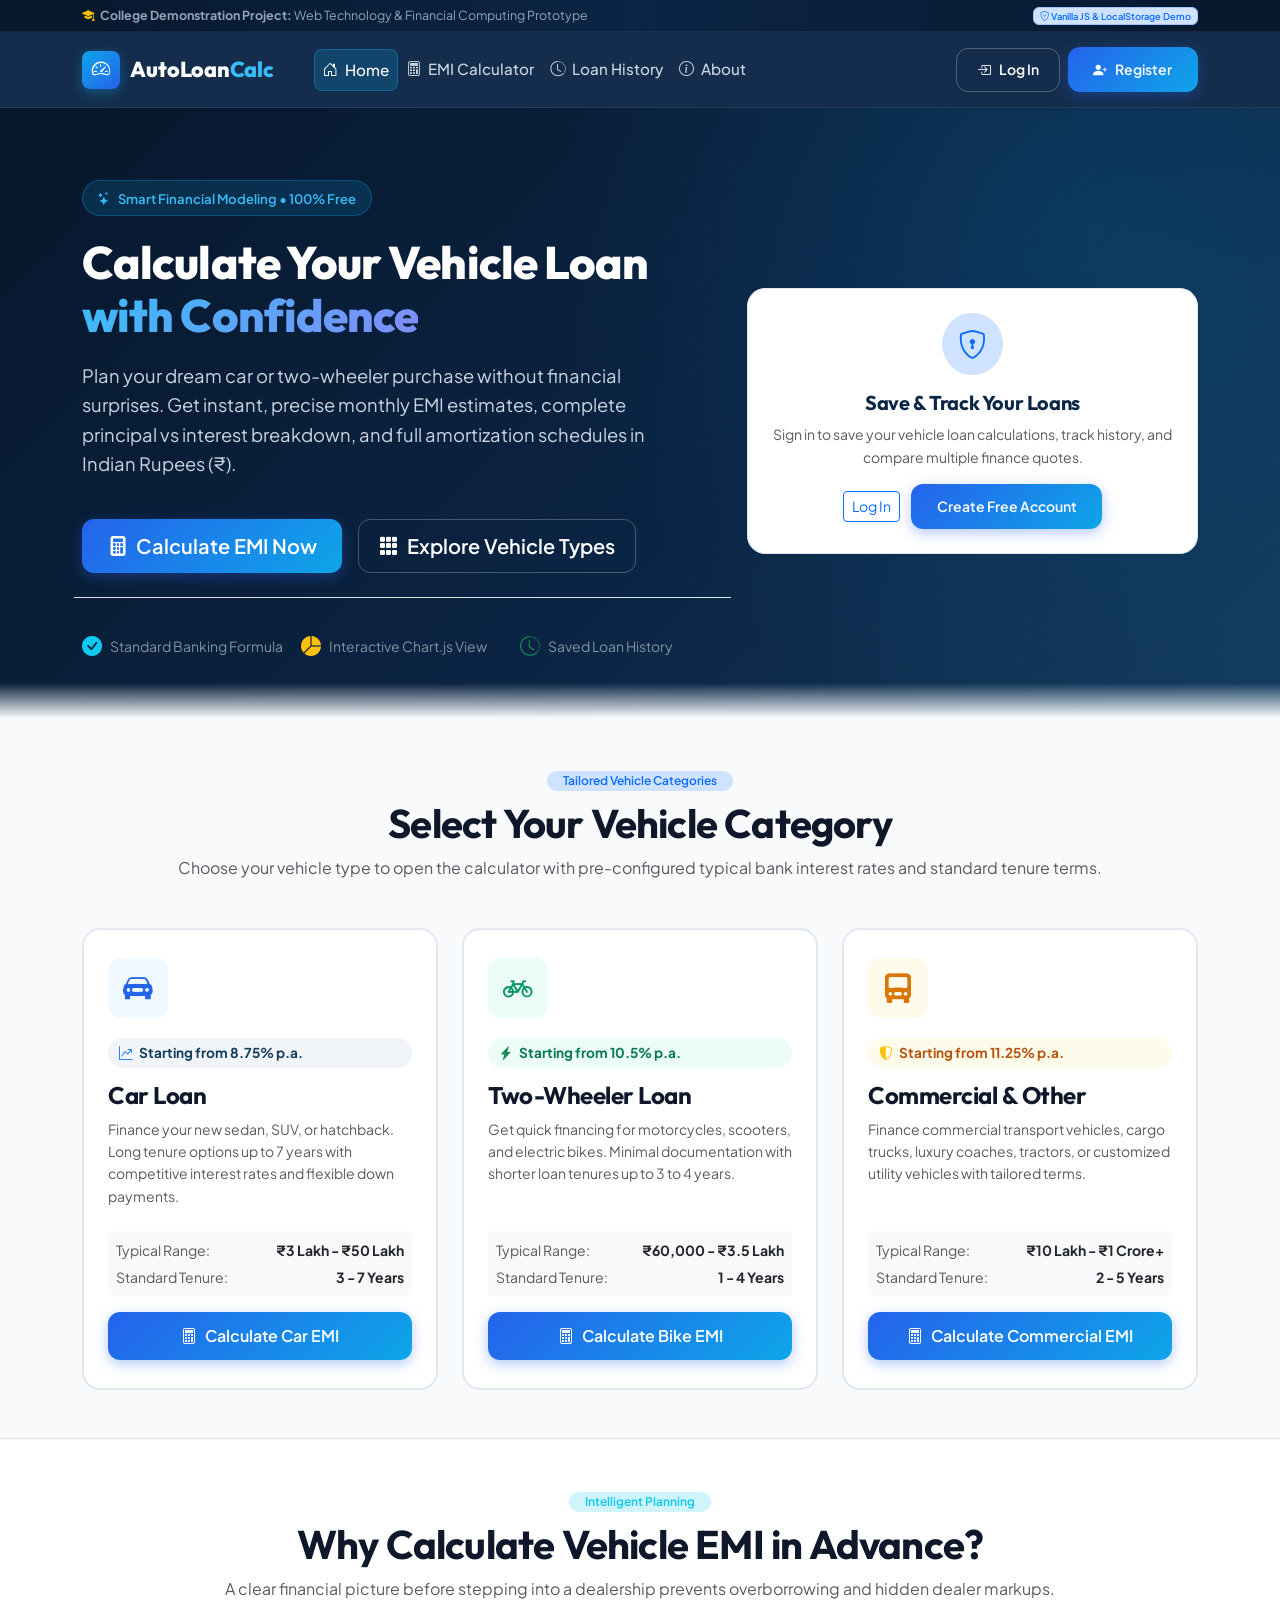
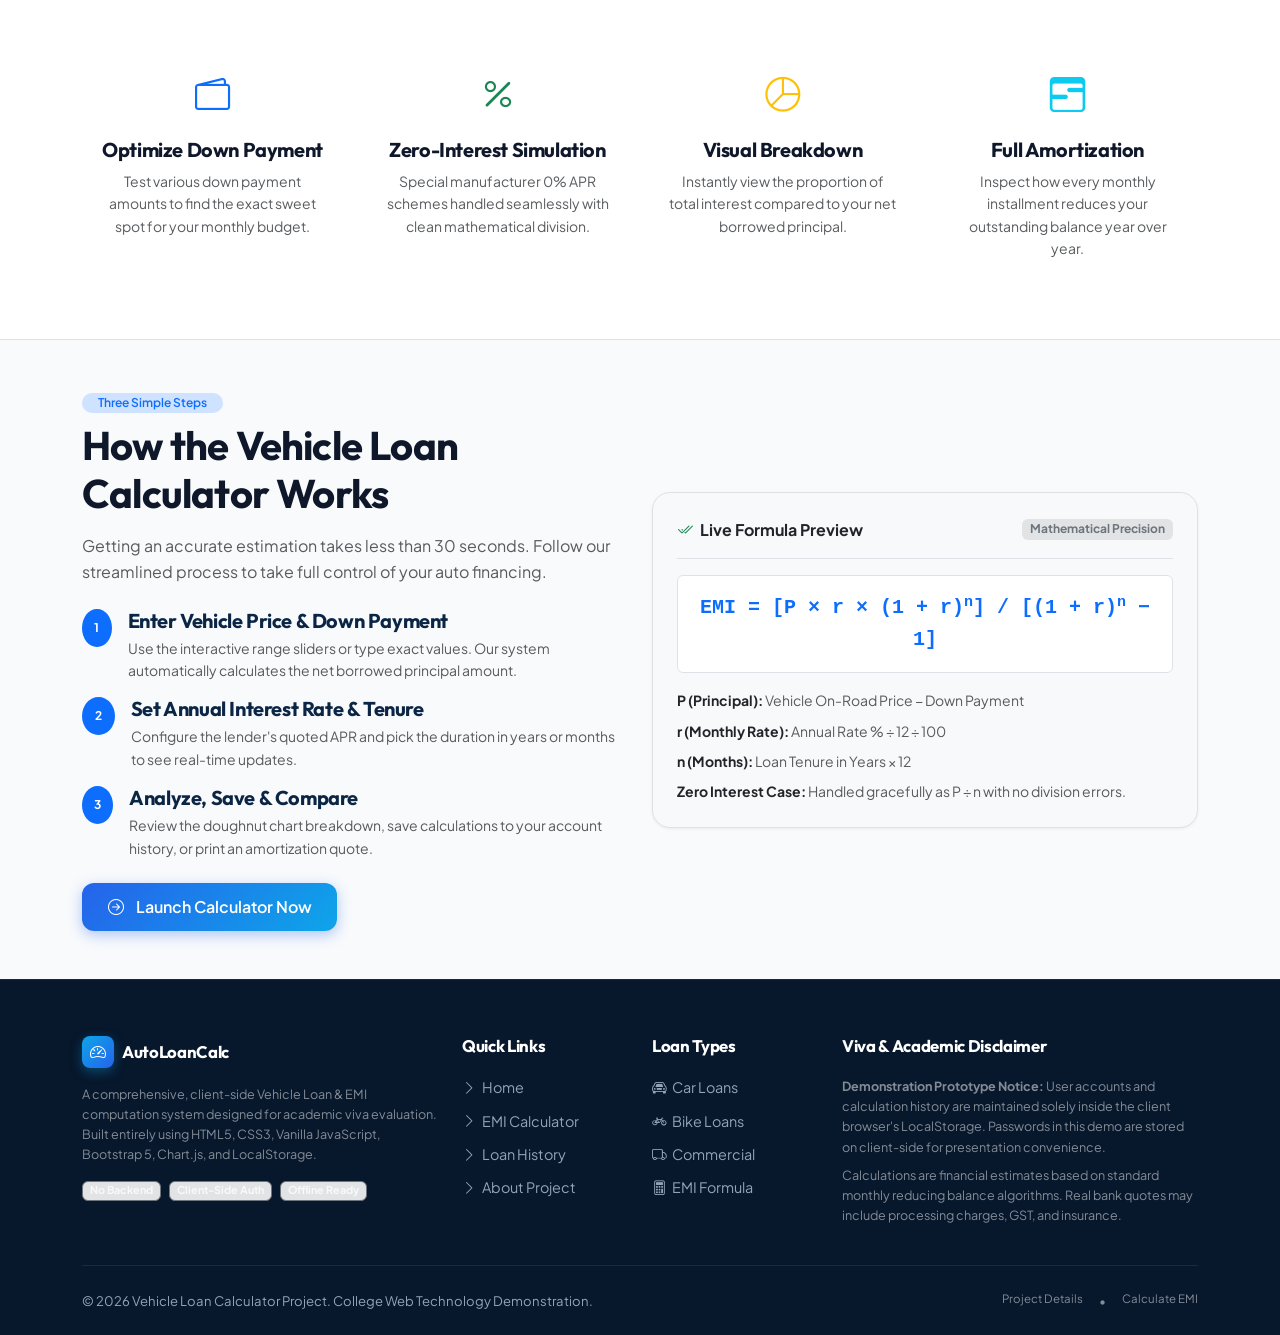
<file: index.htm>
<!DOCTYPE html>
<html lang="en">
<head>
  <meta charset="UTF-8">
  <meta http-equiv="refresh" content="0; url=index.html">
  <title>Redirecting to Vehicle Loan Calculator...</title>
  <script>
    window.location.replace("index.html");
  </script>
</head>
<body style="font-family: sans-serif; text-align: center; padding-top: 50px;">
  <p>Redirecting to <a href="index.html">Vehicle Loan Calculator (index.html)</a>...</p>
</body>
</html>
</file>
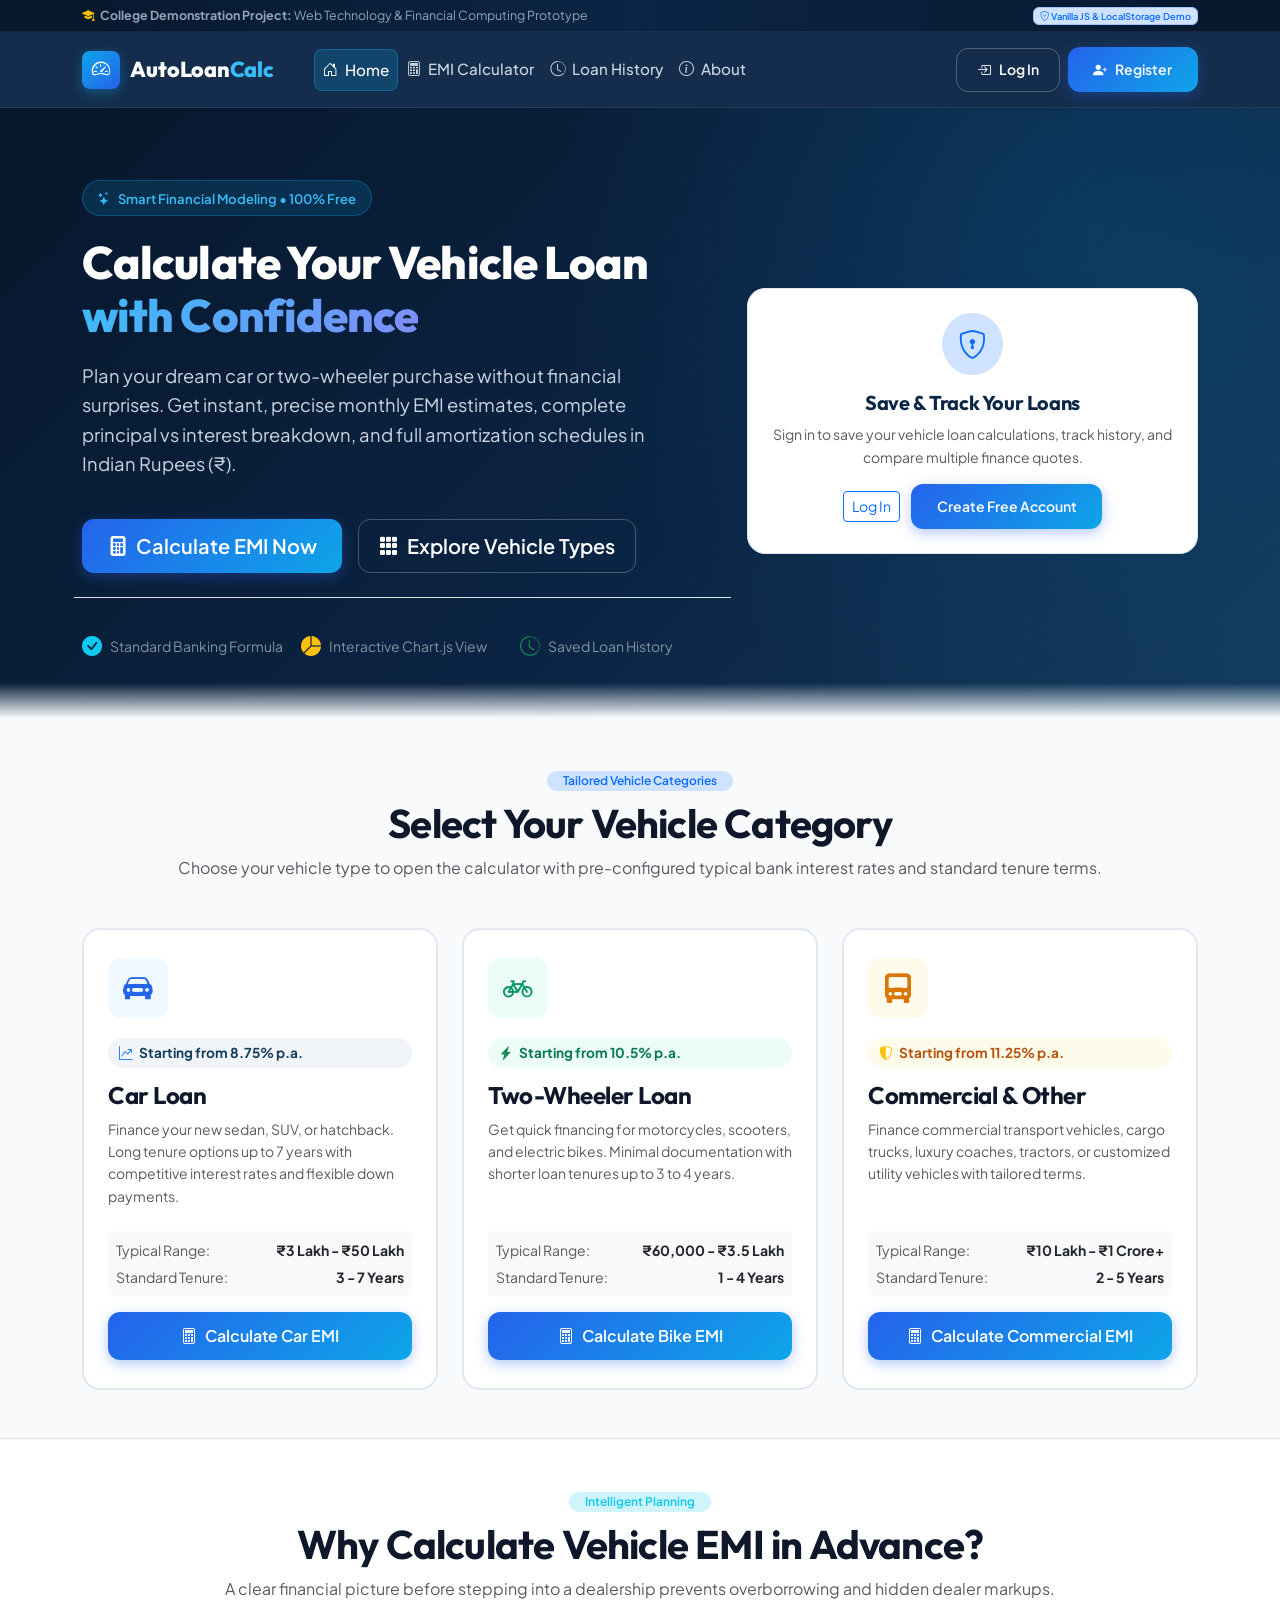
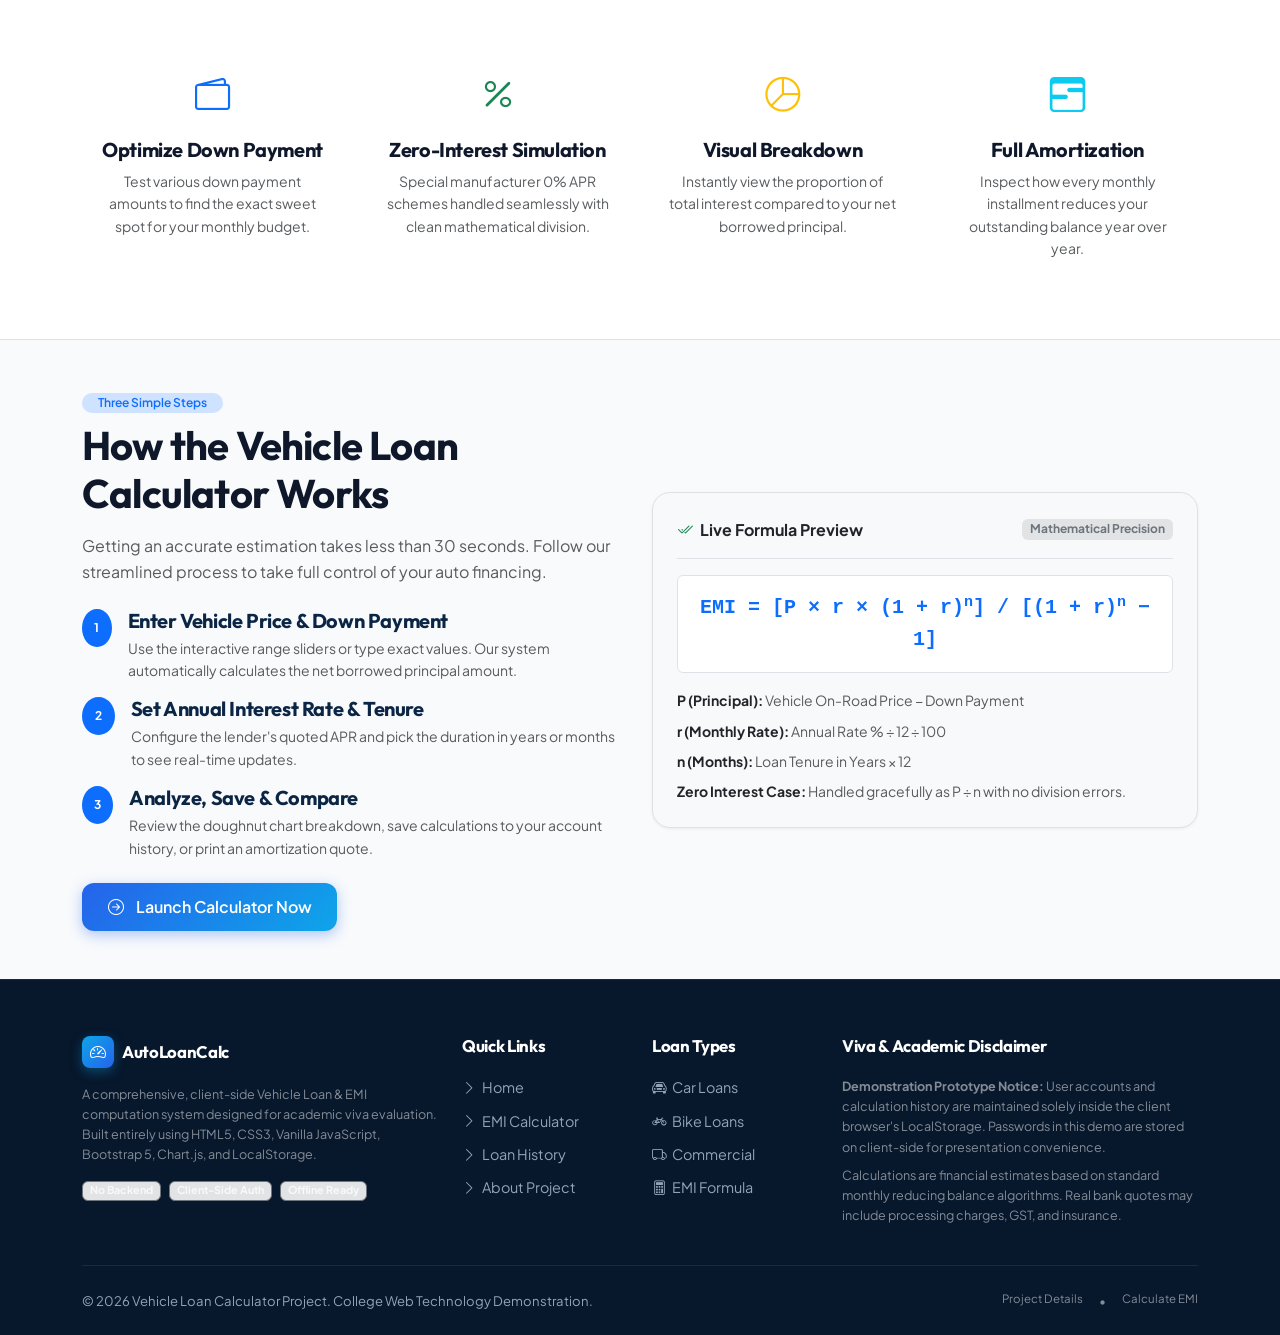
<file: index.html>
<!DOCTYPE html>
<html lang="en">
<head>
  <meta charset="UTF-8">
  <meta name="viewport" content="width=device-width, initial-scale=1.0">
  <title>Vehicle Loan Calculator | Modern Auto Finance & EMI Planner</title>
  <meta name="description" content="Calculate your monthly vehicle loan EMI, compare car and bike loan interest rates, and visualize principal vs interest breakdowns in Indian Rupees (₹).">

  <!-- Bootstrap 5 CSS -->
  <link href="https://cdn.jsdelivr.net/npm/bootstrap@5.3.3/dist/css/bootstrap.min.css" rel="stylesheet">
  <!-- Bootstrap Icons -->
  <link rel="stylesheet" href="https://cdn.jsdelivr.net/npm/bootstrap-icons@1.11.3/font/bootstrap-icons.min.css">
  <!-- Custom Modern Banking Style -->
  <link rel="stylesheet" href="css/style.css">
</head>
<body>

  <!-- Academic Demo Disclaimer Top Bar -->
  <aside class="academic-notice-banner" aria-label="Academic project notice">
    <div class="container d-flex justify-content-between align-items-center flex-wrap gap-2">
      <div>
        <i class="bi bi-mortarboard-fill me-1 text-warning"></i>
        <strong>College Demonstration Project:</strong> Web Technology & Financial Computing Prototype
      </div>
      <div>
        <span class="badge bg-primary-subtle text-primary border border-primary-subtle">
          <i class="bi bi-shield-check"></i> Vanilla JS & LocalStorage Demo
        </span>
      </div>
    </div>
  </aside>

  <!-- Main Navigation Bar -->
  <header>
    <nav class="navbar navbar-expand-lg navbar-custom" id="mainNavbar">
      <div class="container">
        <a class="navbar-brand" href="index.html">
          <div class="brand-icon">
            <i class="bi bi-speedometer2"></i>
          </div>
          <span>AutoLoan<span style="color: var(--accent-blue-400);">Calc</span></span>
        </a>

        <button class="navbar-toggler text-white border-0" type="button" data-bs-toggle="collapse" data-bs-target="#navContent" aria-controls="navContent" aria-expanded="false" aria-label="Toggle navigation">
          <i class="bi bi-list fs-2"></i>
        </button>

        <div class="collapse navbar-collapse" id="navContent">
          <ul class="navbar-nav me-auto mb-2 mb-lg-0 ms-lg-4">
            <li class="nav-item">
              <a class="nav-link active" href="index.html">
                <i class="bi bi-house-door me-1"></i> Home
              </a>
            </li>
            <li class="nav-item">
              <a class="nav-link" href="calculator.html">
                <i class="bi bi-calculator me-1"></i> EMI Calculator
              </a>
            </li>
            <li class="nav-item">
              <a class="nav-link" href="history.html">
                <i class="bi bi-clock-history me-1"></i> Loan History
              </a>
            </li>
            <li class="nav-item">
              <a class="nav-link" href="about.html">
                <i class="bi bi-info-circle me-1"></i> About
              </a>
            </li>
          </ul>

          <!-- Authentication Area (Dynamic via main.js) -->
          <div id="navbarAuthArea" class="d-flex align-items-center">
            <!-- Injected via JavaScript based on session state -->
          </div>
        </div>
      </div>
    </nav>
  </header>

  <main>
    <!-- Welcome Greeting Bar (for logged-in user) -->
    <div id="userWelcomeBanner" class="bg-light py-2 border-bottom d-none">
      <div class="container d-flex justify-content-between align-items-center">
        <div class="text-secondary small">
          <i class="bi bi-person-check text-success me-1"></i>
          Logged in as: <span id="welcomeUserName" class="fw-bold text-dark">User</span>
        </div>
        <a href="calculator.html" class="small text-primary text-decoration-none fw-semibold">
          <i class="bi bi-plus-circle me-1"></i> Start New Estimate
        </a>
      </div>
    </div>

    <!-- Hero Section -->
    <section class="hero-section">
      <div class="container position-relative" style="z-index: 2;">
        <div class="row align-items-center g-4">
          <div class="col-lg-7">
            <div class="hero-badge">
              <i class="bi bi-stars"></i> Smart Financial Modeling &bull; 100% Free
            </div>
            <h1 class="hero-title">
              Calculate Your Vehicle Loan <span>with Confidence</span>
            </h1>
            <p class="hero-subtitle">
              Plan your dream car or two-wheeler purchase without financial surprises. 
              Get instant, precise monthly EMI estimates, complete principal vs interest breakdown, 
              and full amortization schedules in Indian Rupees (₹).
            </p>
            <div class="d-flex flex-wrap gap-3 pt-2">
              <a href="calculator.html" class="btn btn-primary-custom btn-lg">
                <i class="bi bi-calculator-fill"></i> Calculate EMI Now
              </a>
              <a href="#loanTypesSection" class="btn btn-outline-light-custom btn-lg">
                <i class="bi bi-grid-3x3-gap-fill"></i> Explore Vehicle Types
              </a>
            </div>

            <!-- Trust / Feature Indicators -->
            <div class="row mt-4 pt-3 border-top border-white-subtle g-3 text-start">
              <div class="col-sm-4">
                <div class="d-flex align-items-center gap-2">
                  <i class="bi bi-check-circle-fill text-info fs-5"></i>
                  <span class="small text-white-50">Standard Banking Formula</span>
                </div>
              </div>
              <div class="col-sm-4">
                <div class="d-flex align-items-center gap-2">
                  <i class="bi bi-pie-chart-fill text-warning fs-5"></i>
                  <span class="small text-white-50">Interactive Chart.js View</span>
                </div>
              </div>
              <div class="col-sm-4">
                <div class="d-flex align-items-center gap-2">
                  <i class="bi bi-clock-history text-success fs-5"></i>
                  <span class="small text-white-50">Saved Loan History</span>
                </div>
              </div>
            </div>
          </div>

          <!-- Hero Right: Dynamic Recent Calculation or Quick Action Widget -->
          <div class="col-lg-5">
            <div id="homeRecentCalculationCard">
              <!-- Dynamically populated by main.js (shows recent calculation if available, or quick CTA) -->
            </div>
          </div>
        </div>
      </div>
    </section>

    <!-- Vehicle Types Cards Section -->
    <section class="py-5" id="loanTypesSection">
      <div class="container">
        <div class="text-center max-w-700 mx-auto mb-5">
          <span class="badge bg-primary-subtle text-primary px-3 py-1 rounded-pill fw-semibold mb-2">Tailored Vehicle Categories</span>
          <h2 class="h1 fw-bold">Select Your Vehicle Category</h2>
          <p class="text-muted">Choose your vehicle type to open the calculator with pre-configured typical bank interest rates and standard tenure terms.</p>
        </div>

        <div class="row g-4">
          <!-- Car Loan Card -->
          <div class="col-md-4">
            <div class="vehicle-card card-lift">
              <div class="vehicle-icon-wrap">
                <i class="bi bi-car-front-fill"></i>
              </div>
              <span class="vehicle-rate-tag">
                <i class="bi bi-graph-up-arrow text-primary me-1"></i> Starting from 8.75% p.a.
              </span>
              <h3 class="h4 fw-bold mb-2">Car Loan</h3>
              <p class="text-muted small mb-4">
                Finance your new sedan, SUV, or hatchback. Long tenure options up to 7 years with competitive interest rates and flexible down payments.
              </p>
              <div class="mt-auto">
                <div class="p-2 mb-3 bg-light rounded text-muted small">
                  <div class="d-flex justify-content-between mb-1">
                    <span>Typical Range:</span> <strong class="text-dark">₹3 Lakh - ₹50 Lakh</strong>
                  </div>
                  <div class="d-flex justify-content-between">
                    <span>Standard Tenure:</span> <strong class="text-dark">3 - 7 Years</strong>
                  </div>
                </div>
                <a href="calculator.html?type=car&price=850000&dp=170000&rate=8.75&tenure=60" class="btn btn-primary-custom w-100">
                  <i class="bi bi-calculator"></i> Calculate Car EMI
                </a>
              </div>
            </div>
          </div>

          <!-- Bike Loan Card -->
          <div class="col-md-4">
            <div class="vehicle-card card-lift">
              <div class="vehicle-icon-wrap" style="background: #ecfdf5; color: #059669;">
                <i class="bi bi-bicycle"></i>
              </div>
              <span class="vehicle-rate-tag" style="background: #ecfdf5; color: #047857;">
                <i class="bi bi-lightning-charge-fill text-success me-1"></i> Starting from 10.5% p.a.
              </span>
              <h3 class="h4 fw-bold mb-2">Two-Wheeler Loan</h3>
              <p class="text-muted small mb-4">
                Get quick financing for motorcycles, scooters, and electric bikes. Minimal documentation with shorter loan tenures up to 3 to 4 years.
              </p>
              <div class="mt-auto">
                <div class="p-2 mb-3 bg-light rounded text-muted small">
                  <div class="d-flex justify-content-between mb-1">
                    <span>Typical Range:</span> <strong class="text-dark">₹60,000 - ₹3.5 Lakh</strong>
                  </div>
                  <div class="d-flex justify-content-between">
                    <span>Standard Tenure:</span> <strong class="text-dark">1 - 4 Years</strong>
                  </div>
                </div>
                <a href="calculator.html?type=bike&price=150000&dp=25000&rate=10.5&tenure=36" class="btn btn-primary-custom w-100">
                  <i class="bi bi-calculator"></i> Calculate Bike EMI
                </a>
              </div>
            </div>
          </div>

          <!-- Other / Commercial Loan Card -->
          <div class="col-md-4">
            <div class="vehicle-card card-lift">
              <div class="vehicle-icon-wrap" style="background: #fffbeb; color: #d97706;">
                <i class="bi bi-truck-front-fill"></i>
              </div>
              <span class="vehicle-rate-tag" style="background: #fffbeb; color: #b45309;">
                <i class="bi bi-shield-shaded text-warning me-1"></i> Starting from 11.25% p.a.
              </span>
              <h3 class="h4 fw-bold mb-2">Commercial & Other</h3>
              <p class="text-muted small mb-4">
                Finance commercial transport vehicles, cargo trucks, luxury coaches, tractors, or customized utility vehicles with tailored terms.
              </p>
              <div class="mt-auto">
                <div class="p-2 mb-3 bg-light rounded text-muted small">
                  <div class="d-flex justify-content-between mb-1">
                    <span>Typical Range:</span> <strong class="text-dark">₹10 Lakh - ₹1 Crore+</strong>
                  </div>
                  <div class="d-flex justify-content-between">
                    <span>Standard Tenure:</span> <strong class="text-dark">2 - 5 Years</strong>
                  </div>
                </div>
                <a href="calculator.html?type=other&price=1800000&dp=450000&rate=11.25&tenure=60" class="btn btn-primary-custom w-100">
                  <i class="bi bi-calculator"></i> Calculate Commercial EMI
                </a>
              </div>
            </div>
          </div>
        </div>
      </div>
    </section>

    <!-- Why Calculate With Us Section -->
    <section class="py-5 bg-white border-top border-bottom">
      <div class="container">
        <div class="text-center max-w-700 mx-auto mb-5">
          <span class="badge bg-info-subtle text-info px-3 py-1 rounded-pill fw-semibold mb-2">Intelligent Planning</span>
          <h2 class="h1 fw-bold">Why Calculate Vehicle EMI in Advance?</h2>
          <p class="text-muted">A clear financial picture before stepping into a dealership prevents overborrowing and hidden dealer markups.</p>
        </div>

        <div class="row g-4">
          <div class="col-md-3">
            <div class="p-3 text-center">
              <div class="mb-3 text-primary" style="font-size: 2.2rem;">
                <i class="bi bi-wallet2"></i>
              </div>
              <h4 class="h5 fw-bold mb-2">Optimize Down Payment</h4>
              <p class="text-muted small">Test various down payment amounts to find the exact sweet spot for your monthly budget.</p>
            </div>
          </div>

          <div class="col-md-3">
            <div class="p-3 text-center">
              <div class="mb-3 text-success" style="font-size: 2.2rem;">
                <i class="bi bi-percent"></i>
              </div>
              <h4 class="h5 fw-bold mb-2">Zero-Interest Simulation</h4>
              <p class="text-muted small">Special manufacturer 0% APR schemes handled seamlessly with clean mathematical division.</p>
            </div>
          </div>

          <div class="col-md-3">
            <div class="p-3 text-center">
              <div class="mb-3 text-warning" style="font-size: 2.2rem;">
                <i class="bi bi-pie-chart"></i>
              </div>
              <h4 class="h5 fw-bold mb-2">Visual Breakdown</h4>
              <p class="text-muted small">Instantly view the proportion of total interest compared to your net borrowed principal.</p>
            </div>
          </div>

          <div class="col-md-3">
            <div class="p-3 text-center">
              <div class="mb-3 text-info" style="font-size: 2.2rem;">
                <i class="bi bi-calendar3-range"></i>
              </div>
              <h4 class="h5 fw-bold mb-2">Full Amortization</h4>
              <p class="text-muted small">Inspect how every monthly installment reduces your outstanding balance year over year.</p>
            </div>
          </div>
        </div>
      </div>
    </section>

    <!-- Fast Step-by-Step Guide Section -->
    <section class="py-5">
      <div class="container">
        <div class="row align-items-center g-4">
          <div class="col-lg-6">
            <span class="badge bg-primary-subtle text-primary px-3 py-1 rounded-pill fw-semibold mb-2">Three Simple Steps</span>
            <h2 class="h1 fw-bold mb-3">How the Vehicle Loan Calculator Works</h2>
            <p class="text-muted mb-4">
              Getting an accurate estimation takes less than 30 seconds. Follow our streamlined process to take full control of your auto financing.
            </p>

            <div class="d-flex gap-3 mb-3">
              <div class="badge bg-primary text-white rounded-circle p-2 d-flex align-items-center justify-content-center" style="width: 38px; height: 38px; font-weight: 700;">1</div>
              <div>
                <h5 class="fw-bold mb-1">Enter Vehicle Price & Down Payment</h5>
                <p class="text-muted small mb-0">Use the interactive range sliders or type exact values. Our system automatically calculates the net borrowed principal amount.</p>
              </div>
            </div>

            <div class="d-flex gap-3 mb-3">
              <div class="badge bg-primary text-white rounded-circle p-2 d-flex align-items-center justify-content-center" style="width: 38px; height: 38px; font-weight: 700;">2</div>
              <div>
                <h5 class="fw-bold mb-1">Set Annual Interest Rate & Tenure</h5>
                <p class="text-muted small mb-0">Configure the lender's quoted APR and pick the duration in years or months to see real-time updates.</p>
              </div>
            </div>

            <div class="d-flex gap-3 mb-4">
              <div class="badge bg-primary text-white rounded-circle p-2 d-flex align-items-center justify-content-center" style="width: 38px; height: 38px; font-weight: 700;">3</div>
              <div>
                <h5 class="fw-bold mb-1">Analyze, Save & Compare</h5>
                <p class="text-muted small mb-0">Review the doughnut chart breakdown, save calculations to your account history, or print an amortization quote.</p>
              </div>
            </div>

            <a href="calculator.html" class="btn btn-primary-custom">
              <i class="bi bi-arrow-right-circle me-1"></i> Launch Calculator Now
            </a>
          </div>

          <div class="col-lg-6">
            <div class="card-modern p-4 bg-light border">
              <div class="d-flex align-items-center justify-content-between pb-3 border-bottom mb-3">
                <span class="fw-bold text-dark"><i class="bi bi-check2-all text-success me-1"></i> Live Formula Preview</span>
                <span class="badge bg-secondary-subtle text-secondary">Mathematical Precision</span>
              </div>
              <div class="bg-white p-3 rounded border text-center font-monospace mb-3">
                <div class="text-primary fw-bold fs-5">
                  EMI = [P &times; r &times; (1 + r)<sup>n</sup>] / [(1 + r)<sup>n</sup> &minus; 1]
                </div>
              </div>
              <ul class="list-unstyled small text-muted mb-0">
                <li class="mb-2"><strong class="text-dark">P (Principal):</strong> Vehicle On-Road Price &minus; Down Payment</li>
                <li class="mb-2"><strong class="text-dark">r (Monthly Rate):</strong> Annual Rate % &divide; 12 &divide; 100</li>
                <li class="mb-2"><strong class="text-dark">n (Months):</strong> Loan Tenure in Years &times; 12</li>
                <li><strong class="text-dark">Zero Interest Case:</strong> Handled gracefully as P &divide; n with no division errors.</li>
              </ul>
            </div>
          </div>
        </div>
      </div>
    </section>
  </main>

  <!-- Modern Footer -->
  <footer class="footer-custom">
    <div class="container">
      <div class="row g-4">
        <div class="col-lg-4 col-md-6">
          <div class="d-flex align-items-center gap-2 mb-3">
            <div class="brand-icon" style="width: 32px; height: 32px; font-size: 1rem;">
              <i class="bi bi-speedometer2"></i>
            </div>
            <h5 class="mb-0 text-white fw-bold">AutoLoanCalc</h5>
          </div>
          <p class="small text-white-50">
            A comprehensive, client-side Vehicle Loan & EMI computation system designed for academic viva evaluation. Built entirely using HTML5, CSS3, Vanilla JavaScript, Bootstrap 5, Chart.js, and LocalStorage.
          </p>
          <div class="d-flex gap-2">
            <span class="badge bg-secondary-subtle text-light border border-secondary">No Backend</span>
            <span class="badge bg-secondary-subtle text-light border border-secondary">Client-Side Auth</span>
            <span class="badge bg-secondary-subtle text-light border border-secondary">Offline Ready</span>
          </div>
        </div>

        <div class="col-lg-2 col-md-3 col-6">
          <h5>Quick Links</h5>
          <ul class="footer-links">
            <li><a href="index.html"><i class="bi bi-chevron-right me-1"></i> Home</a></li>
            <li><a href="calculator.html"><i class="bi bi-chevron-right me-1"></i> EMI Calculator</a></li>
            <li><a href="history.html"><i class="bi bi-chevron-right me-1"></i> Loan History</a></li>
            <li><a href="about.html"><i class="bi bi-chevron-right me-1"></i> About Project</a></li>
          </ul>
        </div>

        <div class="col-lg-2 col-md-3 col-6">
          <h5>Loan Types</h5>
          <ul class="footer-links">
            <li><a href="calculator.html?type=car"><i class="bi bi-car-front me-1"></i> Car Loans</a></li>
            <li><a href="calculator.html?type=bike"><i class="bi bi-bicycle me-1"></i> Bike Loans</a></li>
            <li><a href="calculator.html?type=other"><i class="bi bi-truck me-1"></i> Commercial</a></li>
            <li><a href="about.html#math-formula"><i class="bi bi-calculator me-1"></i> EMI Formula</a></li>
          </ul>
        </div>

        <div class="col-lg-4 col-md-12">
          <h5>Viva & Academic Disclaimer</h5>
          <p class="small text-white-50 mb-2">
            <strong>Demonstration Prototype Notice:</strong> User accounts and calculation history are maintained solely inside the client browser's LocalStorage. Passwords in this demo are stored on client-side for presentation convenience.
          </p>
          <p class="small text-white-50 mb-0">
            Calculations are financial estimates based on standard monthly reducing balance algorithms. Real bank quotes may include processing charges, GST, and insurance.
          </p>
        </div>
      </div>

      <div class="footer-bottom d-flex flex-wrap justify-content-between align-items-center gap-2">
        <div>
          &copy; <span id="currentYearSpan">2026</span> Vehicle Loan Calculator Project. College Web Technology Demonstration.
        </div>
        <div class="d-flex gap-3">
          <a href="about.html" class="text-white-50 text-decoration-none small">Project Details</a>
          <span class="text-white-50">&bull;</span>
          <a href="calculator.html" class="text-white-50 text-decoration-none small">Calculate EMI</a>
        </div>
      </div>
    </div>
  </footer>

  <!-- Bootstrap 5 Bundle JS -->
  <script src="https://cdn.jsdelivr.net/npm/bootstrap@5.3.3/dist/js/bootstrap.bundle.min.js"></script>

  <!-- Modular Scripts -->
  <script src="js/auth.js"></script>
  <script src="js/calculator.js"></script>
  <script src="js/main.js"></script>

  <script>
    // Personalize welcome banner if user is logged in
    document.addEventListener('DOMContentLoaded', () => {
      const user = getCurrentUser();
      const banner = document.getElementById('userWelcomeBanner');
      const nameSpan = document.getElementById('welcomeUserName');
      if (user && banner && nameSpan) {
        banner.classList.remove('d-none');
        nameSpan.textContent = user.name;
      }

      const yearSpan = document.getElementById('currentYearSpan');
      if (yearSpan) yearSpan.textContent = new Date().getFullYear();
    });
  </script>
</body>
</html>
</file>
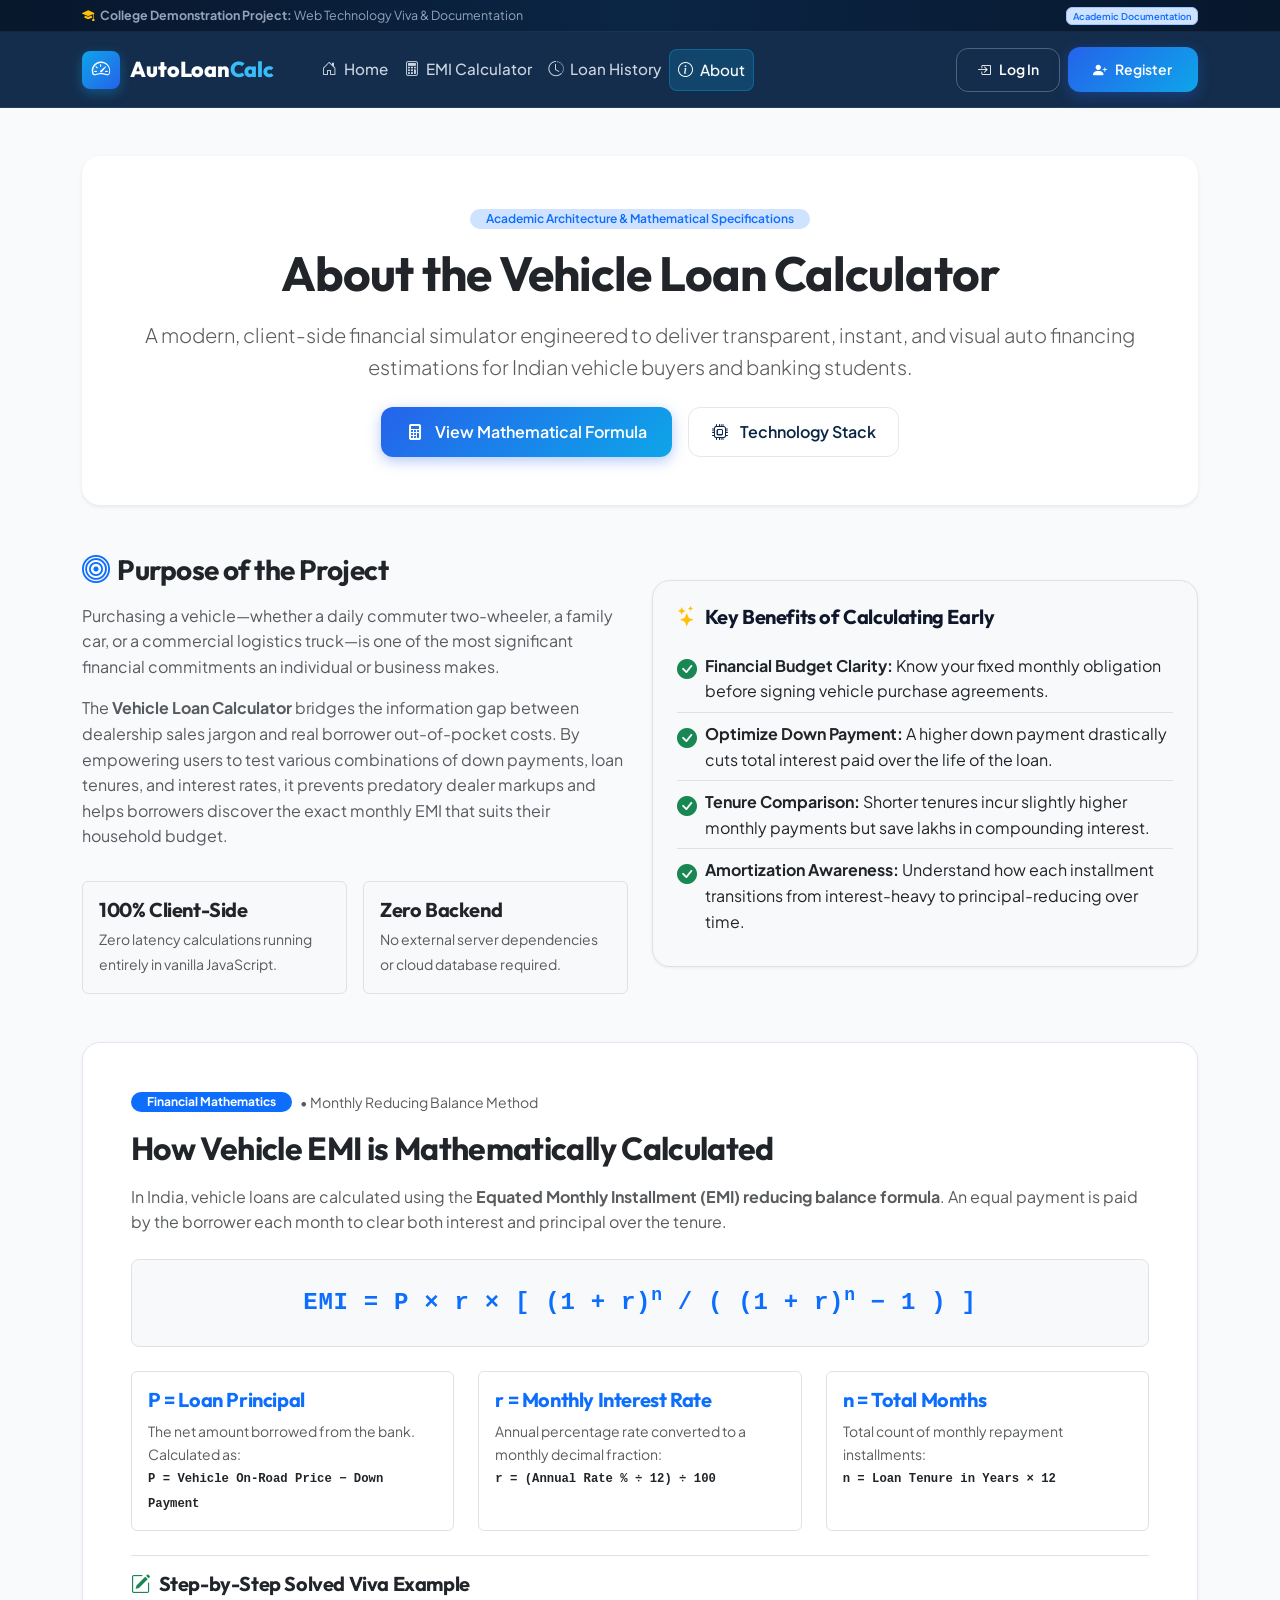
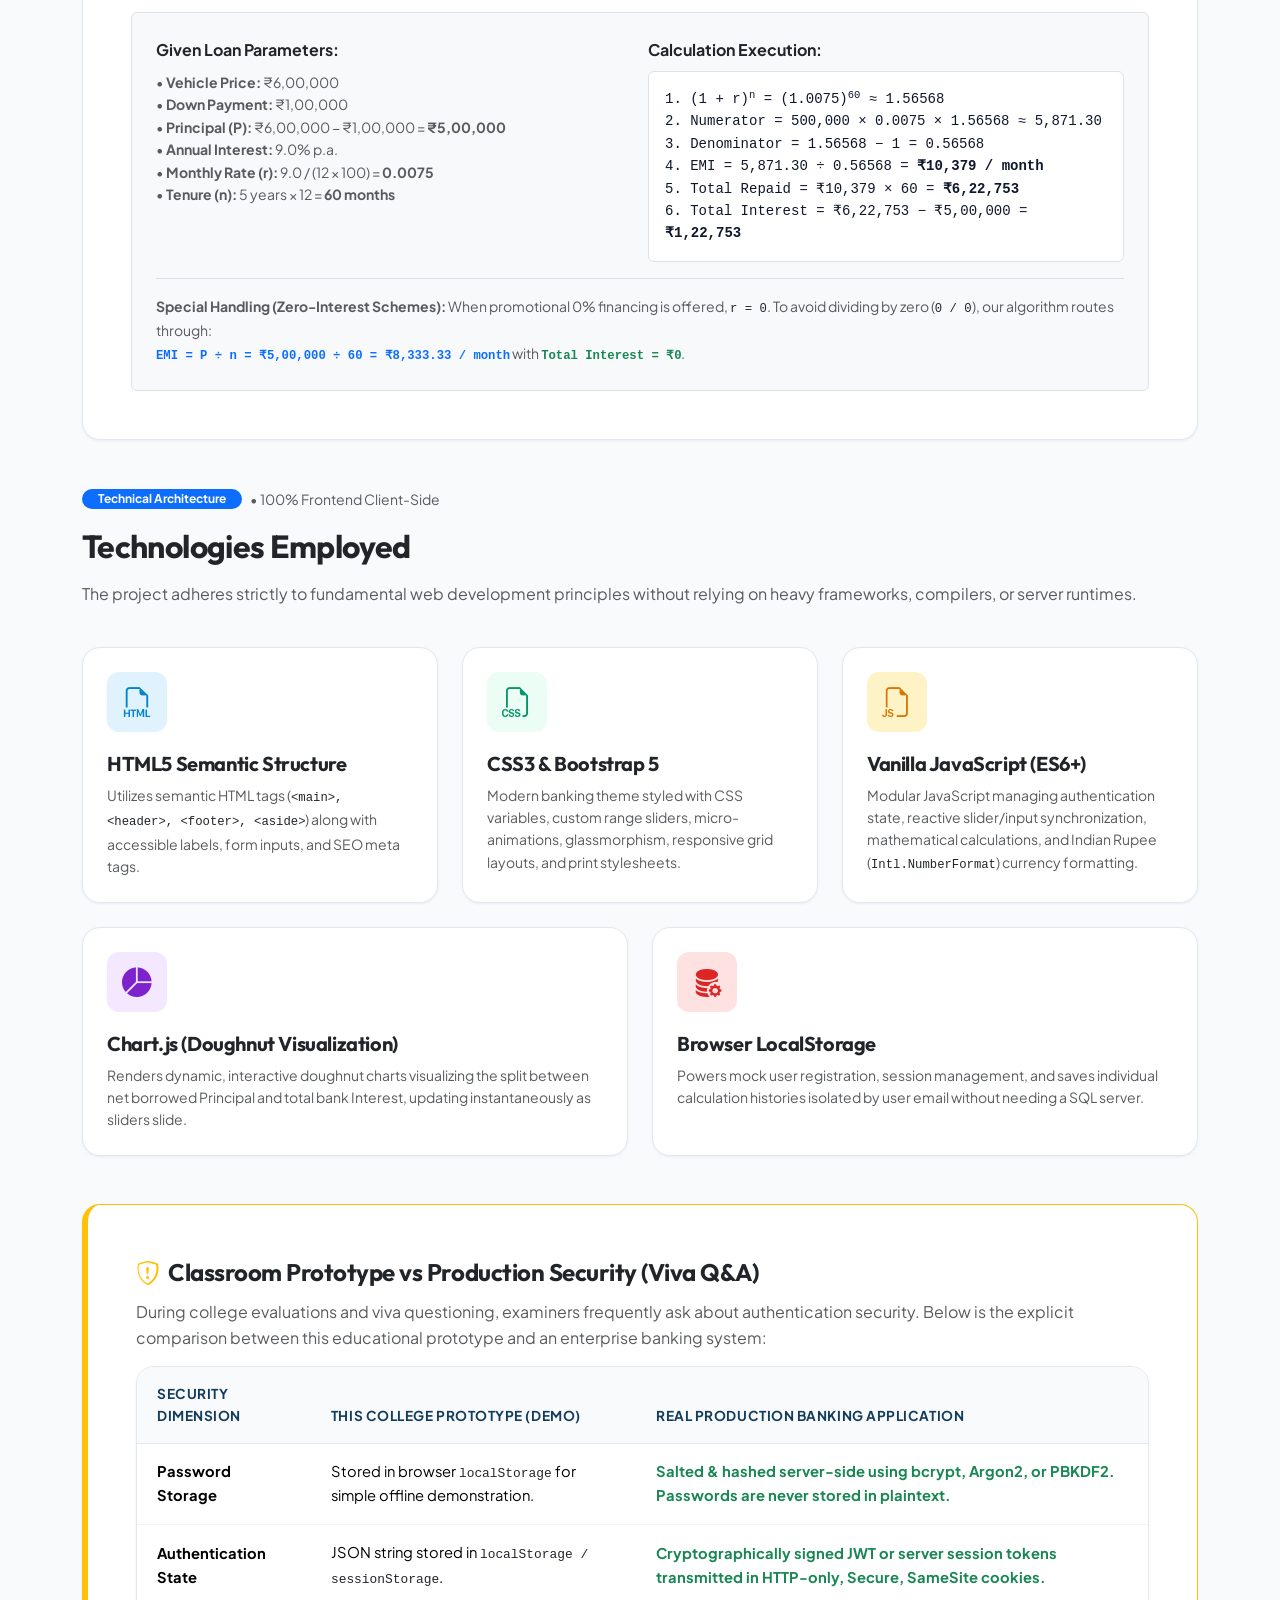
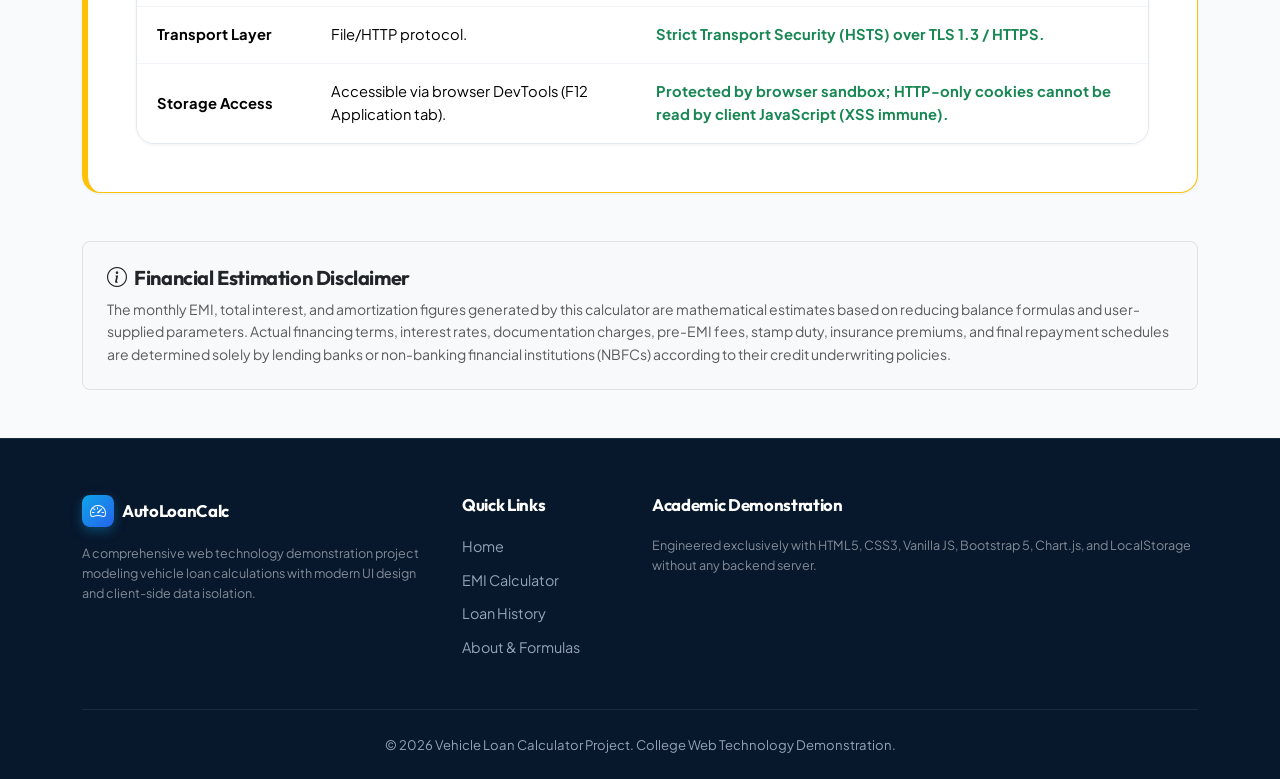
<file: about.htm>
<!DOCTYPE html>
<html lang="en">
<head>
  <meta charset="UTF-8">
  <meta http-equiv="refresh" content="0; url=about.html">
  <title>Redirecting...</title>
  <script>window.location.replace("about.html");</script>
</head>
<body style="font-family: sans-serif; text-align: center; padding-top: 50px;">
  <p>Redirecting to <a href="about.html">about.html</a>...</p>
</body>
</html>
</file>
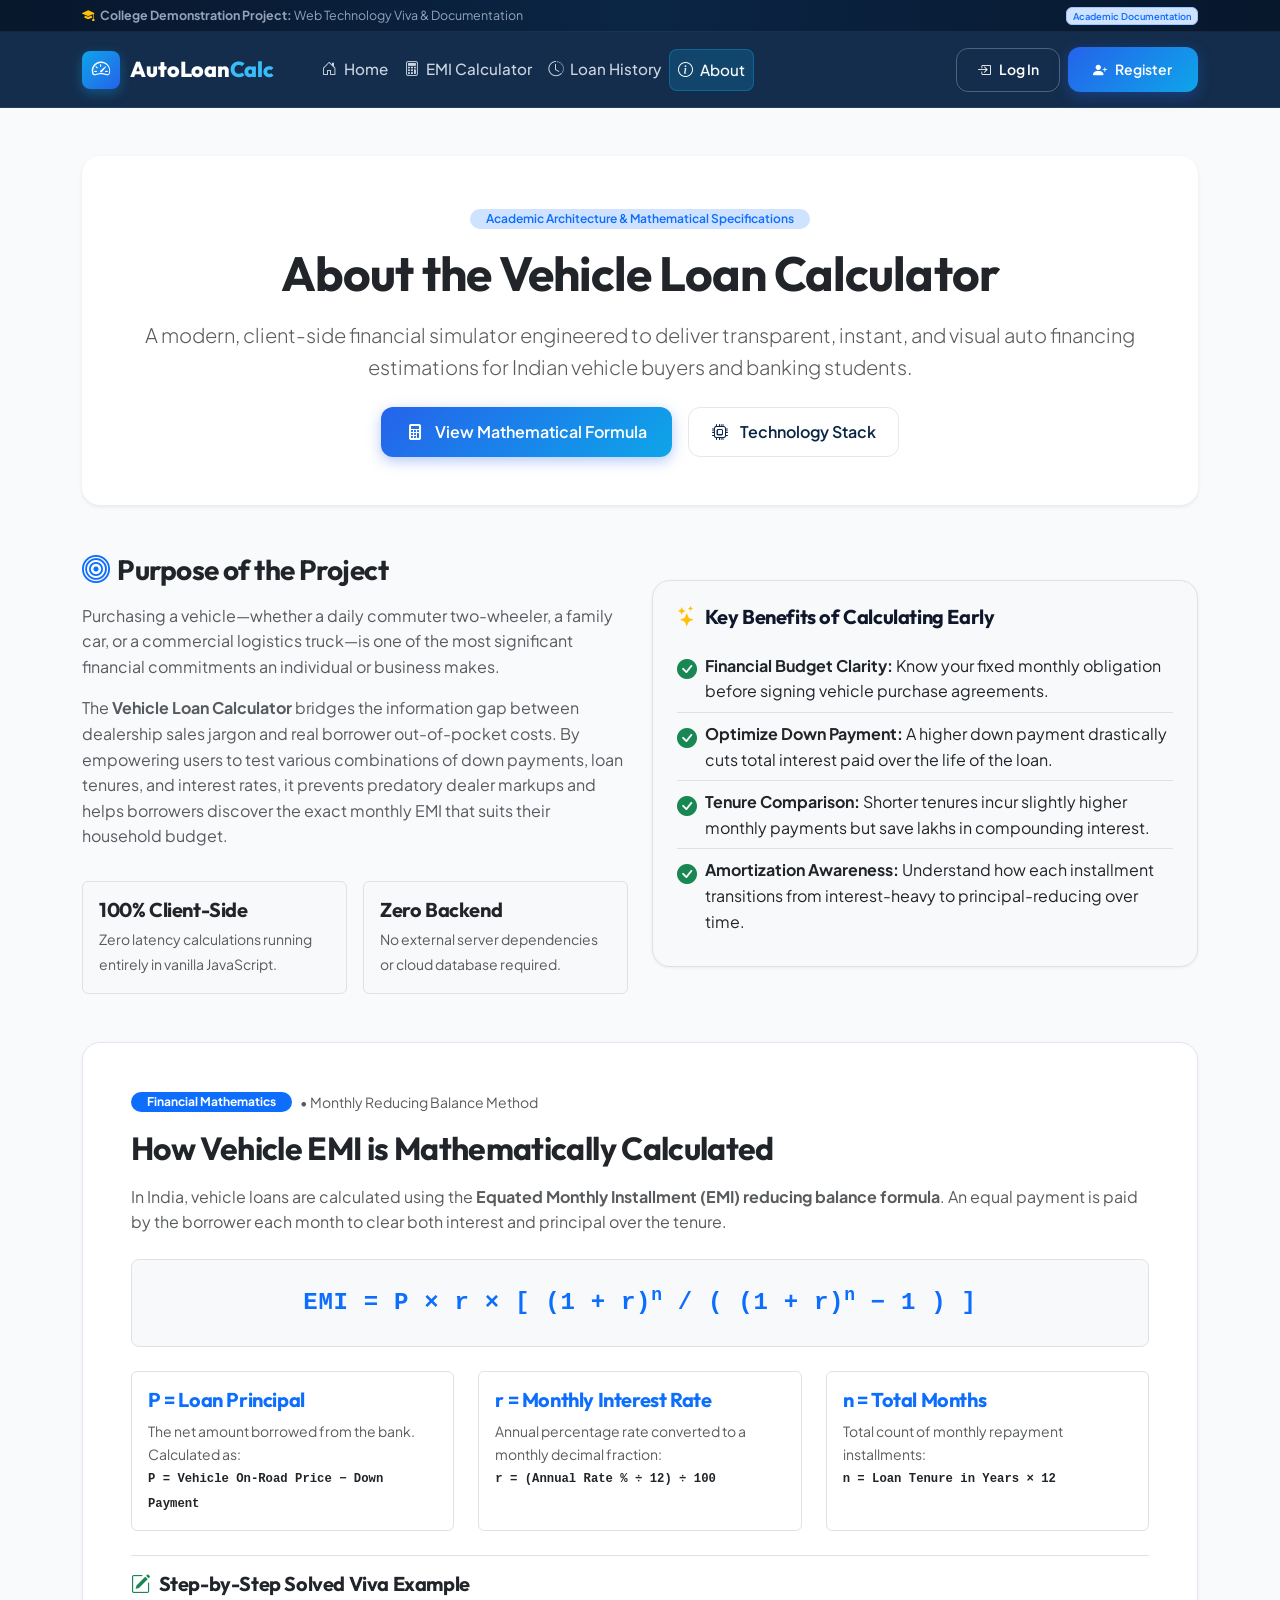
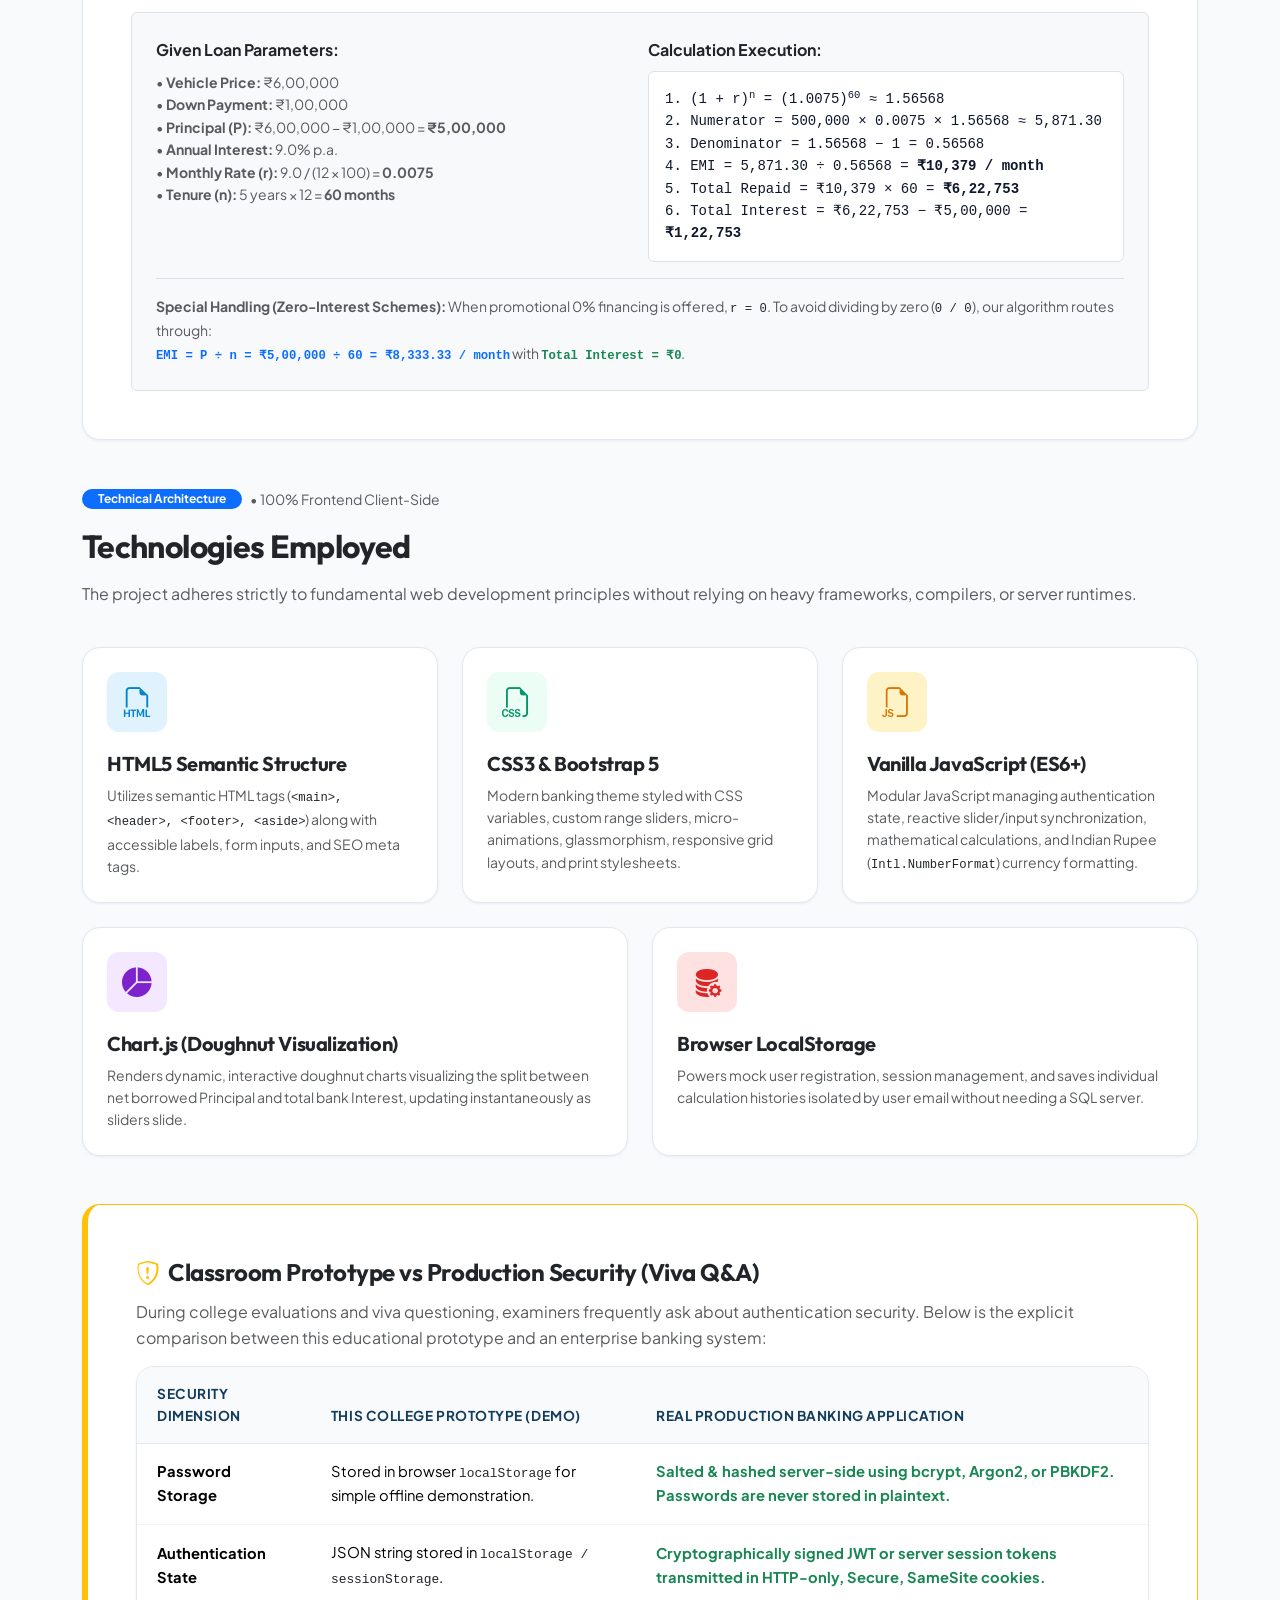
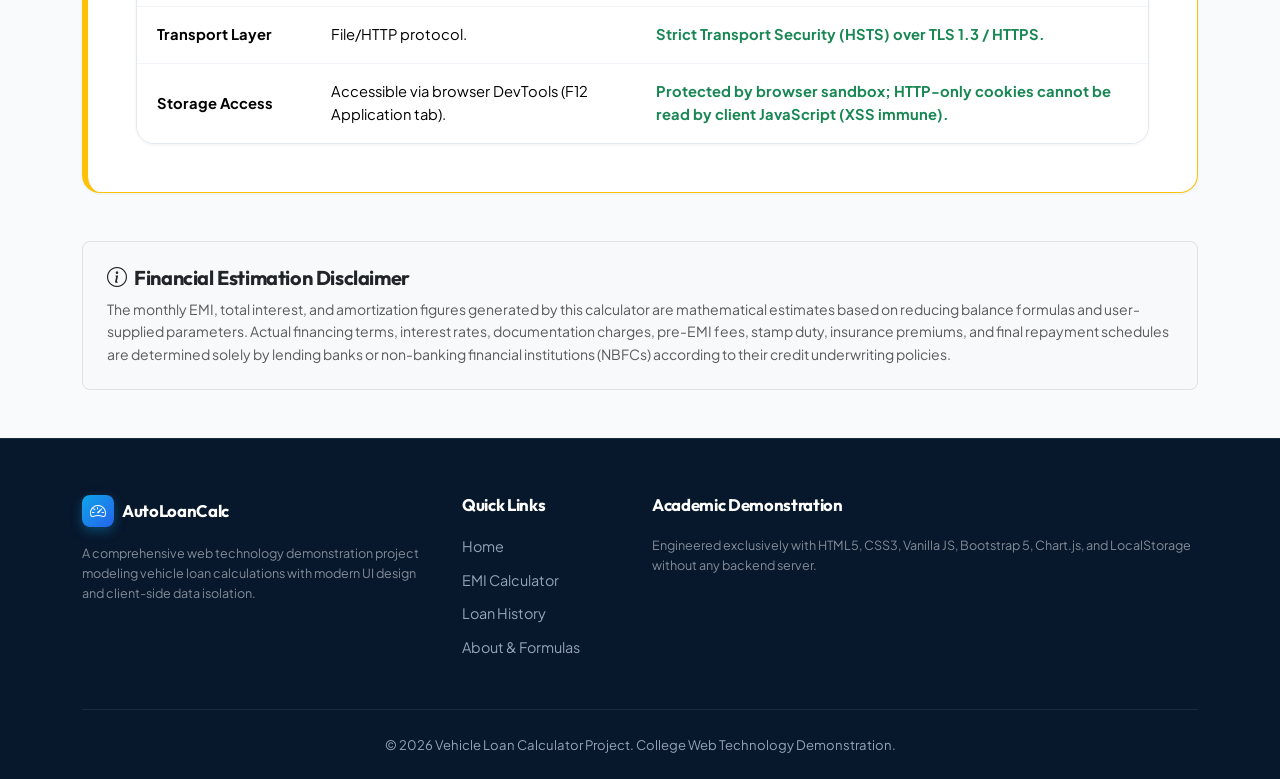
<file: about.html>
<!DOCTYPE html>
<html lang="en">
<head>
  <meta charset="UTF-8">
  <meta name="viewport" content="width=device-width, initial-scale=1.0">
  <title>About & Mathematical Documentation | Vehicle Loan Calculator</title>
  <meta name="description" content="Learn how the Vehicle Loan Calculator works, explore the reducing balance EMI formula with solved examples, and review our academic project technology architecture.">

  <!-- Bootstrap 5 CSS -->
  <link href="https://cdn.jsdelivr.net/npm/bootstrap@5.3.3/dist/css/bootstrap.min.css" rel="stylesheet">
  <!-- Bootstrap Icons -->
  <link rel="stylesheet" href="https://cdn.jsdelivr.net/npm/bootstrap-icons@1.11.3/font/bootstrap-icons.min.css">
  <!-- Custom Modern Banking Style -->
  <link rel="stylesheet" href="css/style.css">
</head>
<body>

  <!-- Academic Demo Top Banner -->
  <aside class="academic-notice-banner" aria-label="Academic project notice">
    <div class="container d-flex justify-content-between align-items-center flex-wrap gap-2">
      <div>
        <i class="bi bi-mortarboard-fill me-1 text-warning"></i>
        <strong>College Demonstration Project:</strong> Web Technology Viva &amp; Documentation
      </div>
      <div>
        <span class="badge bg-primary-subtle text-primary border border-primary-subtle">
          Academic Documentation
        </span>
      </div>
    </div>
  </aside>

  <!-- Navbar -->
  <header>
    <nav class="navbar navbar-expand-lg navbar-custom">
      <div class="container">
        <a class="navbar-brand" href="index.html">
          <div class="brand-icon">
            <i class="bi bi-speedometer2"></i>
          </div>
          <span>AutoLoan<span style="color: var(--accent-blue-400);">Calc</span></span>
        </a>

        <button class="navbar-toggler text-white border-0" type="button" data-bs-toggle="collapse" data-bs-target="#navContent" aria-controls="navContent" aria-expanded="false" aria-label="Toggle navigation">
          <i class="bi bi-list fs-2"></i>
        </button>

        <div class="collapse navbar-collapse" id="navContent">
          <ul class="navbar-nav me-auto mb-2 mb-lg-0 ms-lg-4">
            <li class="nav-item">
              <a class="nav-link" href="index.html">
                <i class="bi bi-house-door me-1"></i> Home
              </a>
            </li>
            <li class="nav-item">
              <a class="nav-link" href="calculator.html">
                <i class="bi bi-calculator me-1"></i> EMI Calculator
              </a>
            </li>
            <li class="nav-item">
              <a class="nav-link" href="history.html">
                <i class="bi bi-clock-history me-1"></i> Loan History
              </a>
            </li>
            <li class="nav-item">
              <a class="nav-link active" href="about.html">
                <i class="bi bi-info-circle me-1"></i> About
              </a>
            </li>
          </ul>

          <div id="navbarAuthArea" class="d-flex align-items-center"></div>
        </div>
      </div>
    </nav>
  </header>

  <main class="py-5">
    <div class="container">
      <!-- Hero Banner -->
      <div class="card-modern p-5 mb-5 bg-white text-center border-0 shadow-sm position-relative overflow-hidden">
        <span class="badge bg-primary-subtle text-primary px-3 py-1 rounded-pill fw-semibold mb-3">
          Academic Architecture &amp; Mathematical Specifications
        </span>
        <h1 class="display-5 fw-bold text-dark mb-3">About the Vehicle Loan Calculator</h1>
        <p class="text-muted lead max-w-700 mx-auto mb-4">
          A modern, client-side financial simulator engineered to deliver transparent, instant, and visual auto financing estimations for Indian vehicle buyers and banking students.
        </p>
        <div class="d-flex justify-content-center gap-3">
          <a href="#math-formula" class="btn btn-primary-custom">
            <i class="bi bi-calculator-fill me-1"></i> View Mathematical Formula
          </a>
          <a href="#tech-stack" class="btn btn-secondary-custom">
            <i class="bi bi-cpu me-1"></i> Technology Stack
          </a>
        </div>
      </div>

      <!-- Section 1: Project Purpose & Mission -->
      <div class="row g-4 mb-5 align-items-center">
        <div class="col-lg-6">
          <h2 class="h3 fw-bold text-dark mb-3">
            <i class="bi bi-bullseye text-primary me-2"></i>Purpose of the Project
          </h2>
          <p class="text-muted">
            Purchasing a vehicle—whether a daily commuter two-wheeler, a family car, or a commercial logistics truck—is one of the most significant financial commitments an individual or business makes.
          </p>
          <p class="text-muted">
            The <strong>Vehicle Loan Calculator</strong> bridges the information gap between dealership sales jargon and real borrower out-of-pocket costs. By empowering users to test various combinations of down payments, loan tenures, and interest rates, it prevents predatory dealer markups and helps borrowers discover the exact monthly EMI that suits their household budget.
          </p>
          <div class="row g-3 mt-2">
            <div class="col-6">
              <div class="border rounded p-3 bg-light">
                <h4 class="h5 fw-bold text-dark mb-1">100% Client-Side</h4>
                <small class="text-muted">Zero latency calculations running entirely in vanilla JavaScript.</small>
              </div>
            </div>
            <div class="col-6">
              <div class="border rounded p-3 bg-light">
                <h4 class="h5 fw-bold text-dark mb-1">Zero Backend</h4>
                <small class="text-muted">No external server dependencies or cloud database required.</small>
              </div>
            </div>
          </div>
        </div>

        <div class="col-lg-6">
          <div class="card-modern p-4 bg-light border">
            <h4 class="h5 fw-bold mb-3"><i class="bi bi-stars text-warning me-2"></i>Key Benefits of Calculating Early</h4>
            <ul class="list-group list-group-flush bg-transparent">
              <li class="list-group-item bg-transparent px-0 border-bottom d-flex gap-2">
                <i class="bi bi-check-circle-fill text-success fs-5"></i>
                <div>
                  <strong>Financial Budget Clarity:</strong> Know your fixed monthly obligation before signing vehicle purchase agreements.
                </div>
              </li>
              <li class="list-group-item bg-transparent px-0 border-bottom d-flex gap-2">
                <i class="bi bi-check-circle-fill text-success fs-5"></i>
                <div>
                  <strong>Optimize Down Payment:</strong> A higher down payment drastically cuts total interest paid over the life of the loan.
                </div>
              </li>
              <li class="list-group-item bg-transparent px-0 border-bottom d-flex gap-2">
                <i class="bi bi-check-circle-fill text-success fs-5"></i>
                <div>
                  <strong>Tenure Comparison:</strong> Shorter tenures incur slightly higher monthly payments but save lakhs in compounding interest.
                </div>
              </li>
              <li class="list-group-item bg-transparent px-0 border-0 d-flex gap-2">
                <i class="bi bi-check-circle-fill text-success fs-5"></i>
                <div>
                  <strong>Amortization Awareness:</strong> Understand how each installment transitions from interest-heavy to principal-reducing over time.
                </div>
              </li>
            </ul>
          </div>
        </div>
      </div>

      <!-- Section 2: Mathematical EMI Formula -->
      <div class="card-modern p-4 p-md-5 mb-5" id="math-formula">
        <div class="d-flex align-items-center gap-2 mb-3">
          <span class="badge bg-primary px-3 py-1 rounded-pill">Financial Mathematics</span>
          <span class="text-muted small">&bull; Monthly Reducing Balance Method</span>
        </div>
        <h2 class="h2 fw-bold text-dark mb-3">How Vehicle EMI is Mathematically Calculated</h2>
        <p class="text-muted">
          In India, vehicle loans are calculated using the <strong>Equated Monthly Installment (EMI) reducing balance formula</strong>. An equal payment is paid by the borrower each month to clear both interest and principal over the tenure.
        </p>

        <!-- Formula Display Box -->
        <div class="bg-light p-4 rounded-3 border my-4 text-center">
          <div class="font-monospace text-primary fw-bold" style="font-size: 1.5rem; letter-spacing: 0.03em;">
            EMI = P &times; r &times; [ (1 + r)<sup>n</sup> / ( (1 + r)<sup>n</sup> &minus; 1 ) ]
          </div>
        </div>

        <div class="row g-4">
          <div class="col-md-4">
            <div class="p-3 bg-white rounded border h-100">
              <h5 class="fw-bold text-primary mb-2">P = Loan Principal</h5>
              <p class="small text-muted mb-0">
                The net amount borrowed from the bank. Calculated as:
                <br>
                <code class="text-dark fw-bold">P = Vehicle On-Road Price &minus; Down Payment</code>
              </p>
            </div>
          </div>

          <div class="col-md-4">
            <div class="p-3 bg-white rounded border h-100">
              <h5 class="fw-bold text-primary mb-2">r = Monthly Interest Rate</h5>
              <p class="small text-muted mb-0">
                Annual percentage rate converted to a monthly decimal fraction:
                <br>
                <code class="text-dark fw-bold">r = (Annual Rate % &divide; 12) &divide; 100</code>
              </p>
            </div>
          </div>

          <div class="col-md-4">
            <div class="p-3 bg-white rounded border h-100">
              <h5 class="fw-bold text-primary mb-2">n = Total Months</h5>
              <p class="small text-muted mb-0">
                Total count of monthly repayment installments:
                <br>
                <code class="text-dark fw-bold">n = Loan Tenure in Years &times; 12</code>
              </p>
            </div>
          </div>
        </div>

        <!-- Solved Numerical Example for Viva -->
        <div class="mt-4 pt-3 border-top">
          <h4 class="h5 fw-bold text-dark mb-3">
            <i class="bi bi-pencil-square text-success me-2"></i>Step-by-Step Solved Viva Example
          </h4>
          <div class="bg-light p-4 rounded border">
            <div class="row g-3">
              <div class="col-md-6">
                <div class="fw-bold text-dark mb-2">Given Loan Parameters:</div>
                <ul class="list-unstyled small text-muted mb-0">
                  <li>&bull; <strong>Vehicle Price:</strong> ₹6,00,000</li>
                  <li>&bull; <strong>Down Payment:</strong> ₹1,00,000</li>
                  <li>&bull; <strong>Principal (P):</strong> ₹6,00,000 &minus; ₹1,00,000 = <strong>₹5,00,000</strong></li>
                  <li>&bull; <strong>Annual Interest:</strong> 9.0% p.a.</li>
                  <li>&bull; <strong>Monthly Rate (r):</strong> 9.0 / (12 &times; 100) = <strong>0.0075</strong></li>
                  <li>&bull; <strong>Tenure (n):</strong> 5 years &times; 12 = <strong>60 months</strong></li>
                </ul>
              </div>

              <div class="col-md-6 border-start-md">
                <div class="fw-bold text-dark mb-2">Calculation Execution:</div>
                <div class="small font-monospace bg-white p-3 rounded border">
                  1. (1 + r)<sup>n</sup> = (1.0075)<sup>60</sup> &approx; 1.56568<br>
                  2. Numerator = 500,000 &times; 0.0075 &times; 1.56568 &approx; 5,871.30<br>
                  3. Denominator = 1.56568 &minus; 1 = 0.56568<br>
                  4. EMI = 5,871.30 &divide; 0.56568 = <strong>₹10,379 / month</strong><br>
                  5. Total Repaid = ₹10,379 &times; 60 = <strong>₹6,22,753</strong><br>
                  6. Total Interest = ₹6,22,753 &minus; ₹5,00,000 = <strong>₹1,22,753</strong>
                </div>
              </div>
            </div>

            <!-- Zero Interest Scheme -->
            <div class="mt-3 pt-3 border-top small text-muted">
              <strong>Special Handling (Zero-Interest Schemes):</strong> When promotional 0% financing is offered, <code class="text-dark">r = 0</code>. To avoid dividing by zero (<code class="text-dark">0 / 0</code>), our algorithm routes through:
              <br>
              <code class="text-primary fw-bold">EMI = P &divide; n = ₹5,00,000 &divide; 60 = ₹8,333.33 / month</code> with <code class="text-success fw-bold">Total Interest = ₹0</code>.
            </div>
          </div>
        </div>
      </div>

      <!-- Section 3: Technologies Used -->
      <div class="row g-4 mb-5" id="tech-stack">
        <div class="col-12">
          <div class="d-flex align-items-center gap-2 mb-3">
            <span class="badge bg-primary px-3 py-1 rounded-pill">Technical Architecture</span>
            <span class="text-muted small">&bull; 100% Frontend Client-Side</span>
          </div>
          <h2 class="h2 fw-bold text-dark mb-3">Technologies Employed</h2>
          <p class="text-muted">
            The project adheres strictly to fundamental web development principles without relying on heavy frameworks, compilers, or server runtimes.
          </p>
        </div>

        <div class="col-md-4">
          <div class="card-modern p-4 h-100">
            <div class="vehicle-icon-wrap" style="background: #e0f2fe; color: #0284c7;">
              <i class="bi bi-filetype-html"></i>
            </div>
            <h4 class="h5 fw-bold text-dark mb-2">HTML5 Semantic Structure</h4>
            <p class="text-muted small mb-0">
              Utilizes semantic HTML tags (<code class="text-dark">&lt;main&gt;, &lt;header&gt;, &lt;footer&gt;, &lt;aside&gt;</code>) along with accessible labels, form inputs, and SEO meta tags.
            </p>
          </div>
        </div>

        <div class="col-md-4">
          <div class="card-modern p-4 h-100">
            <div class="vehicle-icon-wrap" style="background: #ecfdf5; color: #059669;">
              <i class="bi bi-filetype-css"></i>
            </div>
            <h4 class="h5 fw-bold text-dark mb-2">CSS3 &amp; Bootstrap 5</h4>
            <p class="text-muted small mb-0">
              Modern banking theme styled with CSS variables, custom range sliders, micro-animations, glassmorphism, responsive grid layouts, and print stylesheets.
            </p>
          </div>
        </div>

        <div class="col-md-4">
          <div class="card-modern p-4 h-100">
            <div class="vehicle-icon-wrap" style="background: #fef3c7; color: #d97706;">
              <i class="bi bi-filetype-js"></i>
            </div>
            <h4 class="h5 fw-bold text-dark mb-2">Vanilla JavaScript (ES6+)</h4>
            <p class="text-muted small mb-0">
              Modular JavaScript managing authentication state, reactive slider/input synchronization, mathematical calculations, and Indian Rupee (<code class="text-dark">Intl.NumberFormat</code>) currency formatting.
            </p>
          </div>
        </div>

        <div class="col-md-6">
          <div class="card-modern p-4 h-100">
            <div class="vehicle-icon-wrap" style="background: #f3e8ff; color: #7e22ce;">
              <i class="bi bi-pie-chart-fill"></i>
            </div>
            <h4 class="h5 fw-bold text-dark mb-2">Chart.js (Doughnut Visualization)</h4>
            <p class="text-muted small mb-0">
              Renders dynamic, interactive doughnut charts visualizing the split between net borrowed Principal and total bank Interest, updating instantaneously as sliders slide.
            </p>
          </div>
        </div>

        <div class="col-md-6">
          <div class="card-modern p-4 h-100">
            <div class="vehicle-icon-wrap" style="background: #fee2e2; color: #dc2626;">
              <i class="bi bi-database-fill-gear"></i>
            </div>
            <h4 class="h5 fw-bold text-dark mb-2">Browser LocalStorage</h4>
            <p class="text-muted small mb-0">
              Powers mock user registration, session management, and saves individual calculation histories isolated by user email without needing a SQL server.
            </p>
          </div>
        </div>
      </div>

      <!-- Section 4: Academic Security & Viva Discussion -->
      <div class="card-modern p-4 p-md-5 mb-5 border-warning" id="security" style="border-left: 6px solid #f59e0b;">
        <div class="d-flex align-items-center gap-2 mb-2">
          <i class="bi bi-shield-exclamation text-warning fs-4"></i>
          <h3 class="h4 fw-bold text-dark mb-0">Classroom Prototype vs Production Security (Viva Q&amp;A)</h3>
        </div>
        <p class="text-muted">
          During college evaluations and viva questioning, examiners frequently ask about authentication security. Below is the explicit comparison between this educational prototype and an enterprise banking system:
        </p>

        <div class="table-custom-wrapper mt-3">
          <table class="table table-custom">
            <thead>
              <tr>
                <th>Security Dimension</th>
                <th>This College Prototype (Demo)</th>
                <th>Real Production Banking Application</th>
              </tr>
            </thead>
            <tbody>
              <tr>
                <td class="fw-bold">Password Storage</td>
                <td>Stored in browser <code class="text-dark">localStorage</code> for simple offline demonstration.</td>
                <td class="text-success fw-bold">Salted &amp; hashed server-side using bcrypt, Argon2, or PBKDF2. Passwords are never stored in plaintext.</td>
              </tr>
              <tr>
                <td class="fw-bold">Authentication State</td>
                <td>JSON string stored in <code class="text-dark">localStorage / sessionStorage</code>.</td>
                <td class="text-success fw-bold">Cryptographically signed JWT or server session tokens transmitted in HTTP-only, Secure, SameSite cookies.</td>
              </tr>
              <tr>
                <td class="fw-bold">Transport Layer</td>
                <td>File/HTTP protocol.</td>
                <td class="text-success fw-bold">Strict Transport Security (HSTS) over TLS 1.3 / HTTPS.</td>
              </tr>
              <tr>
                <td class="fw-bold">Storage Access</td>
                <td>Accessible via browser DevTools (F12 Application tab).</td>
                <td class="text-success fw-bold">Protected by browser sandbox; HTTP-only cookies cannot be read by client JavaScript (XSS immune).</td>
              </tr>
            </tbody>
          </table>
        </div>
      </div>

      <!-- Section 5: Regulatory Financial Disclaimer -->
      <div class="p-4 rounded-3 bg-light border text-muted small">
        <h5 class="fw-bold text-dark mb-2"><i class="bi bi-info-circle me-1"></i> Financial Estimation Disclaimer</h5>
        <p class="mb-0">
          The monthly EMI, total interest, and amortization figures generated by this calculator are mathematical estimates based on reducing balance formulas and user-supplied parameters. Actual financing terms, interest rates, documentation charges, pre-EMI fees, stamp duty, insurance premiums, and final repayment schedules are determined solely by lending banks or non-banking financial institutions (NBFCs) according to their credit underwriting policies.
        </p>
      </div>
    </div>
  </main>

  <!-- Modern Footer -->
  <footer class="footer-custom">
    <div class="container">
      <div class="row g-4">
        <div class="col-lg-4 col-md-6">
          <div class="d-flex align-items-center gap-2 mb-3">
            <div class="brand-icon" style="width: 32px; height: 32px; font-size: 1rem;">
              <i class="bi bi-speedometer2"></i>
            </div>
            <h5 class="mb-0 text-white fw-bold">AutoLoanCalc</h5>
          </div>
          <p class="small text-white-50">
            A comprehensive web technology demonstration project modeling vehicle loan calculations with modern UI design and client-side data isolation.
          </p>
        </div>
        <div class="col-lg-2 col-md-3 col-6">
          <h5>Quick Links</h5>
          <ul class="footer-links">
            <li><a href="index.html">Home</a></li>
            <li><a href="calculator.html">EMI Calculator</a></li>
            <li><a href="history.html">Loan History</a></li>
            <li><a href="about.html">About &amp; Formulas</a></li>
          </ul>
        </div>
        <div class="col-lg-6 col-md-12">
          <h5>Academic Demonstration</h5>
          <p class="small text-white-50">
            Engineered exclusively with HTML5, CSS3, Vanilla JS, Bootstrap 5, Chart.js, and LocalStorage without any backend server.
          </p>
        </div>
      </div>
      <div class="footer-bottom text-center">
        &copy; 2026 Vehicle Loan Calculator Project. College Web Technology Demonstration.
      </div>
    </div>
  </footer>

  <!-- Bootstrap 5 Bundle JS -->
  <script src="https://cdn.jsdelivr.net/npm/bootstrap@5.3.3/dist/js/bootstrap.bundle.min.js"></script>

  <!-- Modular Scripts -->
  <script src="js/auth.js"></script>
  <script src="js/calculator.js"></script>
  <script src="js/main.js"></script>
</body>
</html>
</file>
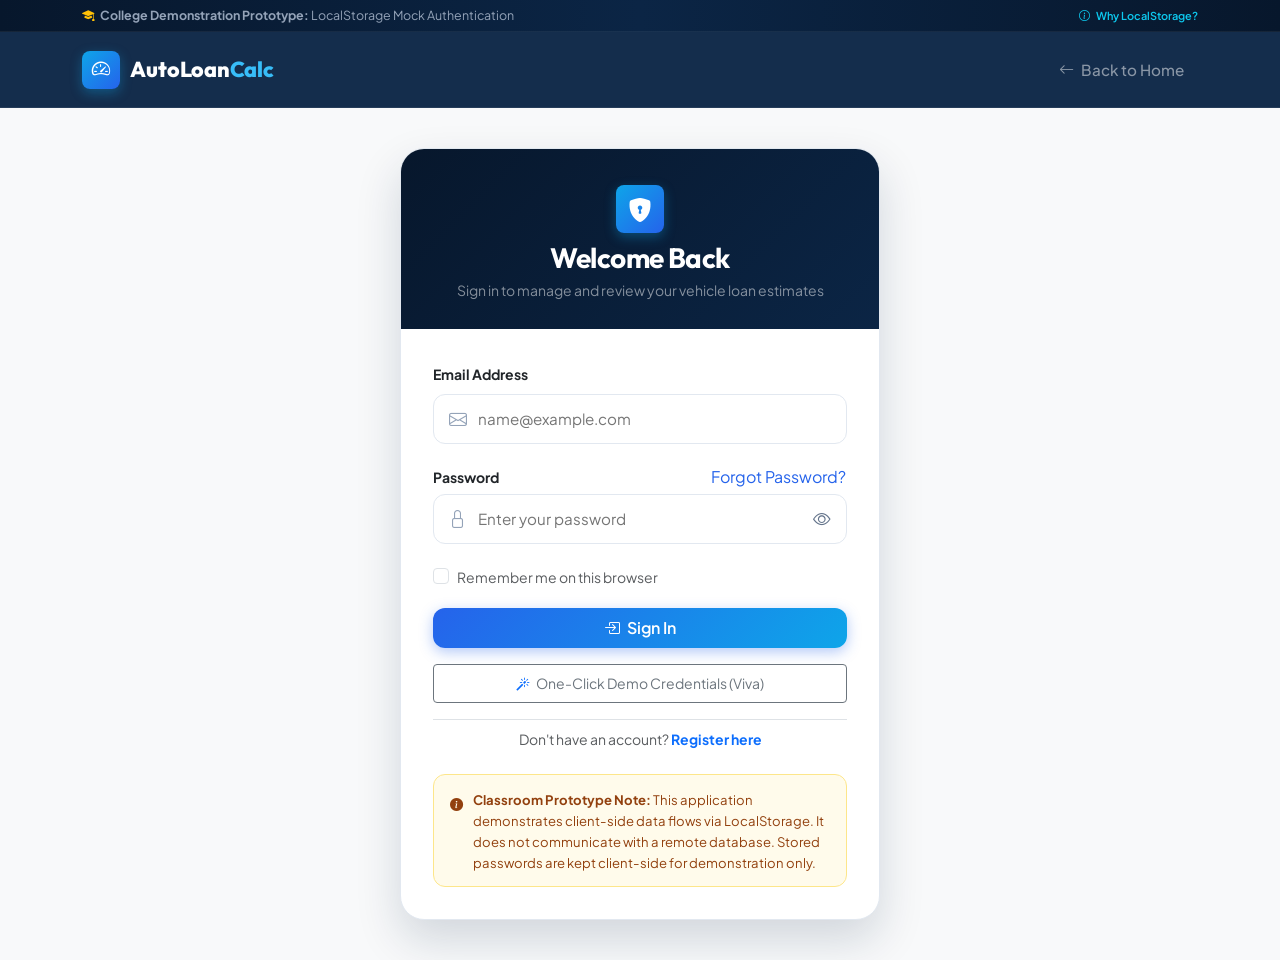
<file: history.htm>
<!DOCTYPE html>
<html lang="en">
<head>
  <meta charset="UTF-8">
  <meta http-equiv="refresh" content="0; url=history.html">
  <title>Redirecting...</title>
  <script>window.location.replace("history.html");</script>
</head>
<body style="font-family: sans-serif; text-align: center; padding-top: 50px;">
  <p>Redirecting to <a href="history.html">history.html</a>...</p>
</body>
</html>
</file>
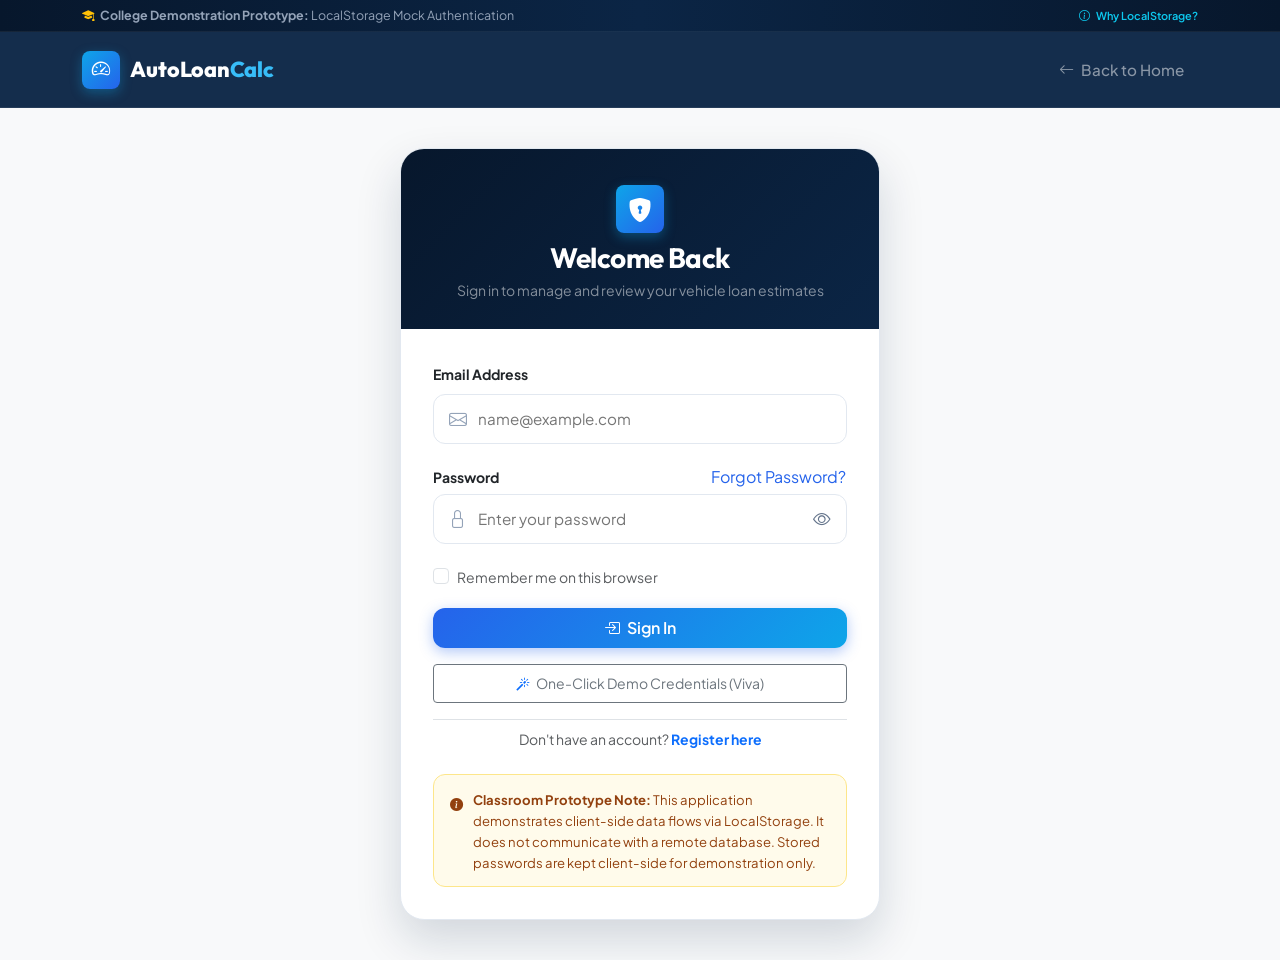
<file: history.html>
<!DOCTYPE html>
<html lang="en">
<head>
  <meta charset="UTF-8">
  <meta name="viewport" content="width=device-width, initial-scale=1.0">
  <title>Loan Calculation History | Vehicle Loan Calculator</title>
  <meta name="description" content="View and manage your saved vehicle loan calculations, compare previous EMI estimates, and recalculate with a single click.">

  <!-- Bootstrap 5 CSS -->
  <link href="https://cdn.jsdelivr.net/npm/bootstrap@5.3.3/dist/css/bootstrap.min.css" rel="stylesheet">
  <!-- Bootstrap Icons -->
  <link rel="stylesheet" href="https://cdn.jsdelivr.net/npm/bootstrap-icons@1.11.3/font/bootstrap-icons.min.css">
  <!-- Custom Modern Banking Style -->
  <link rel="stylesheet" href="css/style.css">
</head>
<body>

  <!-- Academic Demo Disclaimer Top Bar -->
  <aside class="academic-notice-banner" aria-label="Academic project notice">
    <div class="container d-flex justify-content-between align-items-center flex-wrap gap-2">
      <div>
        <i class="bi bi-mortarboard-fill me-1 text-warning"></i>
        <strong>College Demonstration Project:</strong> User-Isolated LocalStorage Persistence
      </div>
      <div>
        <span class="badge bg-primary-subtle text-primary border border-primary-subtle">
          Client-Side Storage Isolation
        </span>
      </div>
    </div>
  </aside>

  <!-- Navbar -->
  <header>
    <nav class="navbar navbar-expand-lg navbar-custom">
      <div class="container">
        <a class="navbar-brand" href="index.html">
          <div class="brand-icon">
            <i class="bi bi-speedometer2"></i>
          </div>
          <span>AutoLoan<span style="color: var(--accent-blue-400);">Calc</span></span>
        </a>

        <button class="navbar-toggler text-white border-0" type="button" data-bs-toggle="collapse" data-bs-target="#navContent" aria-controls="navContent" aria-expanded="false" aria-label="Toggle navigation">
          <i class="bi bi-list fs-2"></i>
        </button>

        <div class="collapse navbar-collapse" id="navContent">
          <ul class="navbar-nav me-auto mb-2 mb-lg-0 ms-lg-4">
            <li class="nav-item">
              <a class="nav-link" href="index.html">
                <i class="bi bi-house-door me-1"></i> Home
              </a>
            </li>
            <li class="nav-item">
              <a class="nav-link" href="calculator.html">
                <i class="bi bi-calculator me-1"></i> EMI Calculator
              </a>
            </li>
            <li class="nav-item">
              <a class="nav-link active" href="history.html">
                <i class="bi bi-clock-history me-1"></i> Loan History
              </a>
            </li>
            <li class="nav-item">
              <a class="nav-link" href="about.html">
                <i class="bi bi-info-circle me-1"></i> About
              </a>
            </li>
          </ul>

          <div id="navbarAuthArea" class="d-flex align-items-center"></div>
        </div>
      </div>
    </nav>
  </header>

  <main class="py-4">
    <div class="container">
      <!-- Breadcrumb & Header -->
      <div class="d-flex flex-wrap justify-content-between align-items-center mb-4 gap-3">
        <div>
          <h1 class="h2 fw-bold text-dark mb-1">
            <i class="bi bi-clock-history text-primary me-2"></i>Calculation History
          </h1>
          <p class="text-muted mb-0">
            Review, compare, and re-estimate your saved vehicle financing calculations.
          </p>
        </div>

        <div class="d-flex align-items-center gap-2">
          <a href="calculator.html" class="btn btn-primary-custom btn-sm">
            <i class="bi bi-plus-circle me-1"></i> New Calculation
          </a>
          <button type="button" class="btn btn-outline-danger btn-sm" data-bs-toggle="modal" data-bs-target="#clearHistoryModal" id="openClearHistoryModalBtn">
            <i class="bi bi-trash3 me-1"></i> Clear All History
          </button>
        </div>
      </div>

      <!-- User Context Alert -->
      <div class="card-modern p-3 mb-4 bg-light d-flex flex-row align-items-center justify-content-between flex-wrap gap-2">
        <div class="d-flex align-items-center gap-2">
          <i class="bi bi-person-badge-fill text-primary fs-5"></i>
          <div>
            <span class="small text-muted">Showing isolated records for:</span>
            <strong id="historyUserEmailLabel" class="text-dark">User</strong>
          </div>
        </div>
        <div>
          <span class="badge bg-primary rounded-pill px-3 py-2" id="historyTotalCount">0 Saved</span>
        </div>
      </div>

      <!-- Controls: Filter & Sort Bar -->
      <div class="card-modern p-3 mb-4">
        <div class="row g-3 align-items-center">
          <div class="col-md-5">
            <label for="filterVehicleType" class="form-label small fw-bold text-muted mb-1">
              <i class="bi bi-funnel me-1"></i> Filter by Vehicle Category
            </label>
            <select class="form-select form-select-sm" id="filterVehicleType">
              <option value="all" selected>All Categories (Cars, Bikes, Commercial)</option>
              <option value="car">Car Loans Only</option>
              <option value="bike">Two-Wheeler Loans Only</option>
              <option value="other">Commercial &amp; Other</option>
            </select>
          </div>

          <div class="col-md-5">
            <label for="sortHistoryOrder" class="form-label small fw-bold text-muted mb-1">
              <i class="bi bi-arrow-down-up me-1"></i> Sort Records By
            </label>
            <select class="form-select form-select-sm" id="sortHistoryOrder">
              <option value="newest" selected>Date: Newest First</option>
              <option value="oldest">Date: Oldest First</option>
              <option value="highest-emi">Monthly EMI: Highest First</option>
              <option value="lowest-emi">Monthly EMI: Lowest First</option>
            </select>
          </div>

          <div class="col-md-2 text-md-end pt-md-3">
            <button type="button" class="btn btn-secondary-custom btn-sm w-100" onclick="window.print()">
              <i class="bi bi-printer me-1"></i> Print
            </button>
          </div>
        </div>
      </div>

      <!-- History Content Area -->
      <div id="historyContentArea">
        <div class="table-custom-wrapper">
          <table class="table table-custom">
            <thead>
              <tr>
                <th>Date &amp; ID</th>
                <th>Category</th>
                <th>Vehicle Price &amp; DP</th>
                <th>Loan Principal</th>
                <th>Interest Rate</th>
                <th>Tenure</th>
                <th>Monthly EMI</th>
                <th class="text-end">Actions</th>
              </tr>
            </thead>
            <tbody id="historyTableBody">
              <!-- Rendered via js/history.js -->
            </tbody>
          </table>
        </div>
      </div>

      <!-- Empty State View -->
      <div id="historyEmptyState" class="card-modern p-5 text-center d-none">
        <div class="mb-3 text-secondary">
          <i class="bi bi-journal-x" style="font-size: 3.5rem; color: #94a3b8;"></i>
        </div>
        <h4 class="fw-bold mb-2 text-dark">No Calculation History Found</h4>
        <p class="text-muted max-w-500 mx-auto mb-4">
          You haven't saved any loan calculations yet. Use the Vehicle Loan EMI Calculator to estimate your monthly payments and click "Save to History".
        </p>
        <div>
          <a href="calculator.html" class="btn btn-primary-custom">
            <i class="bi bi-calculator me-1"></i> Calculate Your First Loan
          </a>
        </div>
      </div>
    </div>
  </main>

  <!-- Clear History Confirmation Modal -->
  <div class="modal fade" id="clearHistoryModal" tabindex="-1" aria-labelledby="clearHistoryModalLabel" aria-hidden="true">
    <div class="modal-dialog modal-dialog-centered">
      <div class="modal-content border-0 shadow-lg" style="border-radius: var(--radius-lg);">
        <div class="modal-header bg-danger-subtle text-danger">
          <h5 class="modal-title fw-bold" id="clearHistoryModalLabel">
            <i class="bi bi-exclamation-triangle-fill me-2"></i> Clear Loan History?
          </h5>
          <button type="button" class="btn-close" data-bs-dismiss="modal" aria-label="Close"></button>
        </div>
        <div class="modal-body p-4">
          <p class="text-muted mb-0">
            Are you sure you want to permanently clear all your saved loan calculation records? 
            This action cannot be undone for your account.
          </p>
        </div>
        <div class="modal-footer bg-light">
          <button type="button" class="btn btn-secondary btn-sm" data-bs-dismiss="modal">Cancel</button>
          <button type="button" class="btn btn-danger btn-sm" id="confirmClearHistoryBtn">
            <i class="bi bi-trash3-fill me-1"></i> Yes, Clear All History
          </button>
        </div>
      </div>
    </div>
  </div>

  <!-- Modern Footer -->
  <footer class="footer-custom">
    <div class="container">
      <div class="row g-4">
        <div class="col-lg-4 col-md-6">
          <div class="d-flex align-items-center gap-2 mb-3">
            <div class="brand-icon" style="width: 32px; height: 32px; font-size: 1rem;">
              <i class="bi bi-speedometer2"></i>
            </div>
            <h5 class="mb-0 text-white fw-bold">AutoLoanCalc</h5>
          </div>
          <p class="small text-white-50">
            Persistent calculation history module separating user records using key namespacing in client-side LocalStorage.
          </p>
        </div>
        <div class="col-lg-2 col-md-3 col-6">
          <h5>Navigation</h5>
          <ul class="footer-links">
            <li><a href="index.html">Home</a></li>
            <li><a href="calculator.html">EMI Calculator</a></li>
            <li><a href="history.html">Loan History</a></li>
            <li><a href="about.html">About &amp; Formulas</a></li>
          </ul>
        </div>
        <div class="col-lg-6 col-md-12">
          <h5>Viva Note</h5>
          <p class="small text-white-50">
            Each user's calculation history is keyed as <code class="text-info">vlc_history_{userEmail}</code> in LocalStorage, preventing collision across different simulated accounts on the same machine.
          </p>
        </div>
      </div>
      <div class="footer-bottom text-center">
        &copy; 2026 Vehicle Loan Calculator Project. College Web Technology Demonstration.
      </div>
    </div>
  </footer>

  <!-- Bootstrap 5 Bundle JS -->
  <script src="https://cdn.jsdelivr.net/npm/bootstrap@5.3.3/dist/js/bootstrap.bundle.min.js"></script>

  <!-- Modular Scripts -->
  <script src="js/auth.js"></script>
  <script src="js/calculator.js"></script>
  <script src="js/history.js"></script>
  <script src="js/main.js"></script>

  <script>
    document.addEventListener('DOMContentLoaded', () => {
      // Protect this page: redirect to login if unauthenticated
      const user = requireAuth();
      if (!user) return;

      const userEmailLabel = document.getElementById('historyUserEmailLabel');
      if (userEmailLabel) {
        userEmailLabel.textContent = `${user.name} (${user.email})`;
      }

      // Initial Render
      renderHistoryView();
    });
  </script>
</body>
</html>
</file>
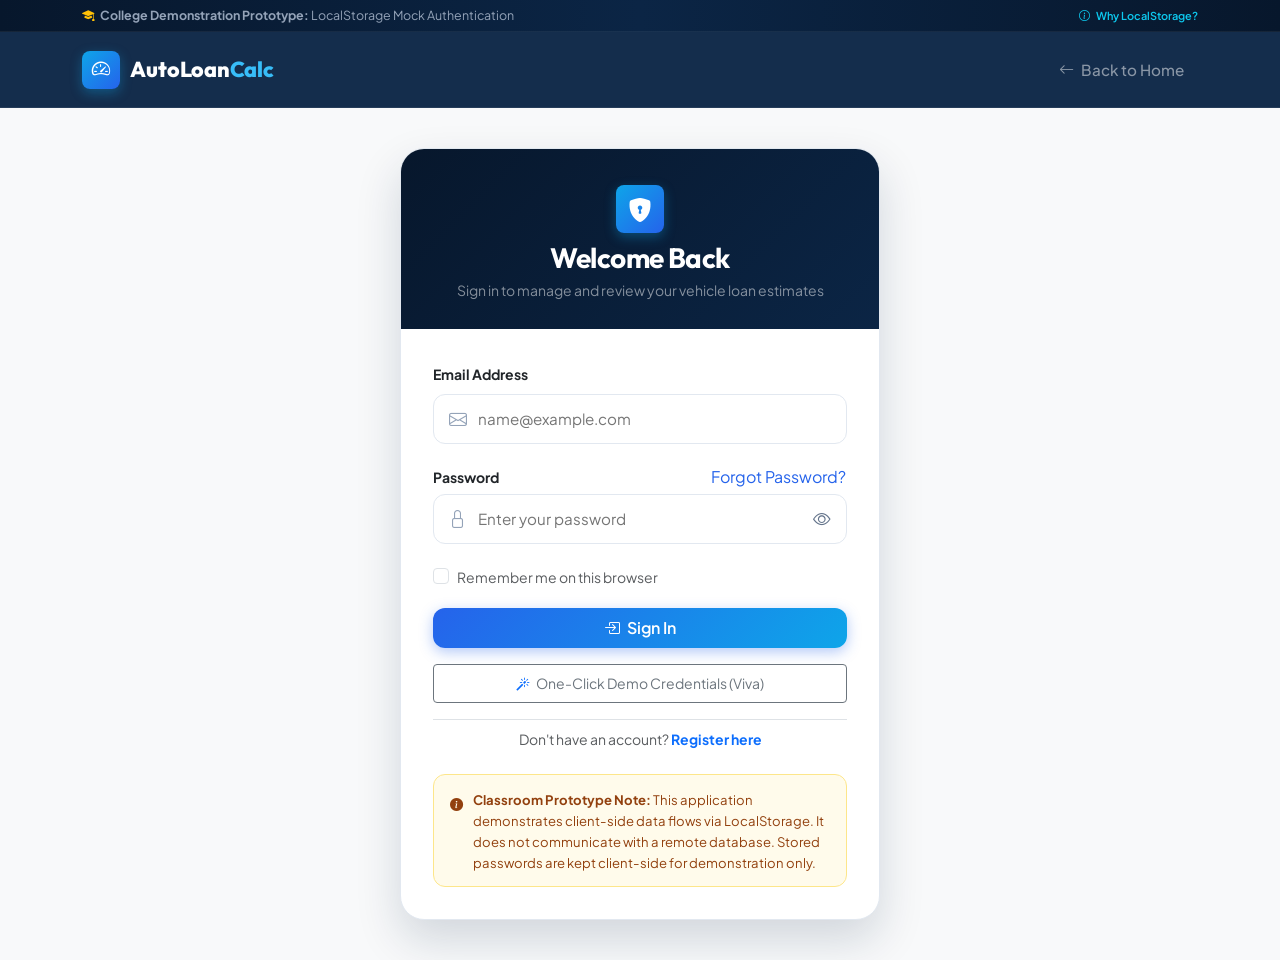
<file: login.htm>
<!DOCTYPE html>
<html lang="en">
<head>
  <meta charset="UTF-8">
  <meta http-equiv="refresh" content="0; url=login.html">
  <title>Redirecting...</title>
  <script>window.location.replace("login.html");</script>
</head>
<body style="font-family: sans-serif; text-align: center; padding-top: 50px;">
  <p>Redirecting to <a href="login.html">login.html</a>...</p>
</body>
</html>
</file>
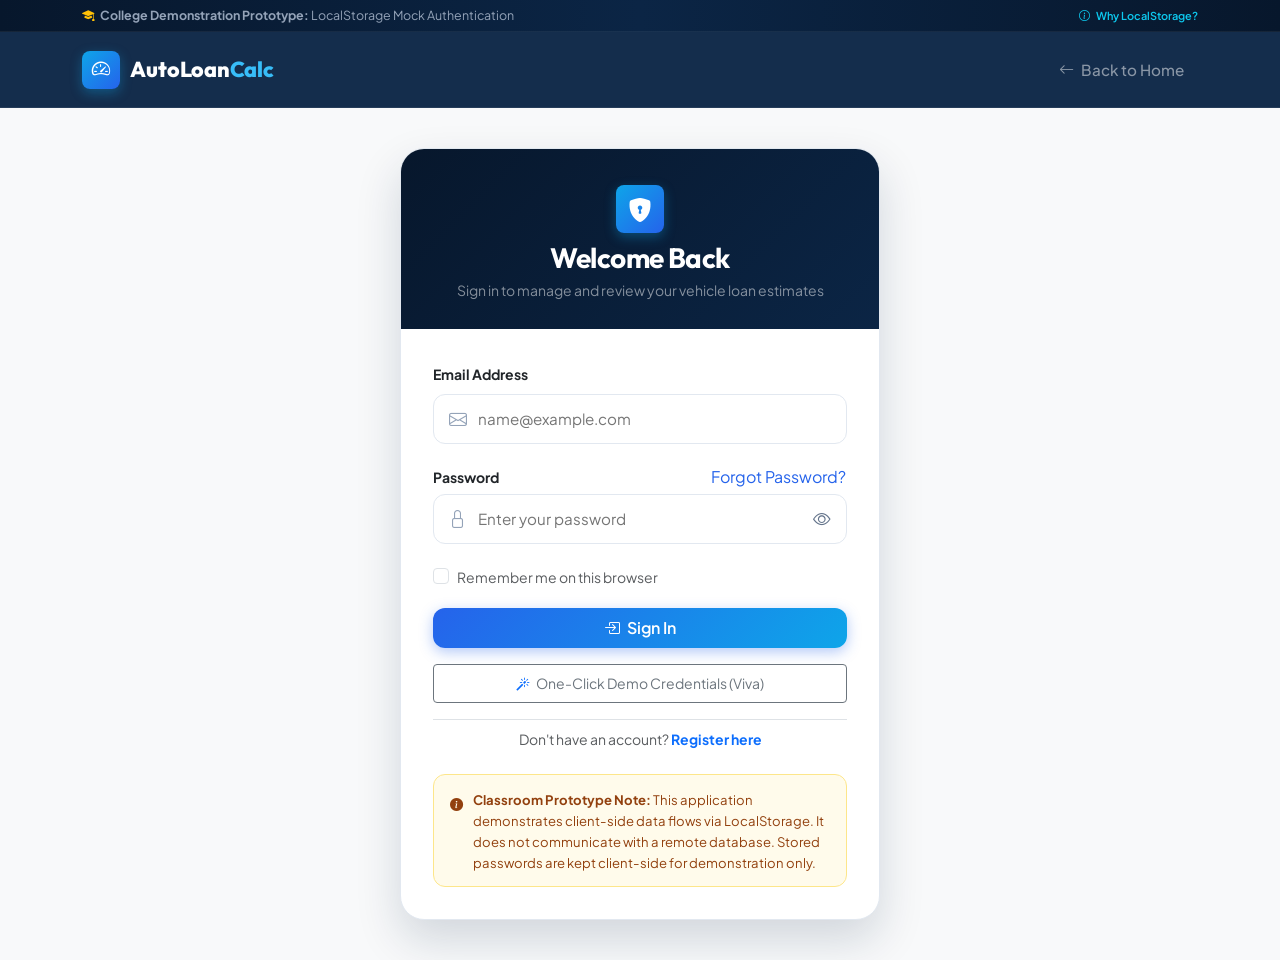
<file: login.html>
<!DOCTYPE html>
<html lang="en">
<head>
  <meta charset="UTF-8">
  <meta name="viewport" content="width=device-width, initial-scale=1.0">
  <title>Login | Vehicle Loan Calculator</title>
  <meta name="description" content="Sign in to your Vehicle Loan Calculator account to view saved loan calculations and manage your history.">

  <!-- Bootstrap 5 CSS -->
  <link href="https://cdn.jsdelivr.net/npm/bootstrap@5.3.3/dist/css/bootstrap.min.css" rel="stylesheet">
  <!-- Bootstrap Icons -->
  <link rel="stylesheet" href="https://cdn.jsdelivr.net/npm/bootstrap-icons@1.11.3/font/bootstrap-icons.min.css">
  <!-- Custom Modern Banking Style -->
  <link rel="stylesheet" href="css/style.css">
</head>
<body class="bg-light">

  <!-- Academic Demo Disclaimer Top Bar -->
  <aside class="academic-notice-banner" aria-label="Academic project notice">
    <div class="container d-flex justify-content-between align-items-center flex-wrap gap-2">
      <div>
        <i class="bi bi-mortarboard-fill me-1 text-warning"></i>
        <strong>College Demonstration Prototype:</strong> LocalStorage Mock Authentication
      </div>
      <div>
        <a href="about.html#security" class="text-info text-decoration-none small">
          <i class="bi bi-info-circle me-1"></i> Why LocalStorage?
        </a>
      </div>
    </div>
  </aside>

  <!-- Navbar -->
  <header>
    <nav class="navbar navbar-expand-lg navbar-custom">
      <div class="container">
        <a class="navbar-brand" href="index.html">
          <div class="brand-icon">
            <i class="bi bi-speedometer2"></i>
          </div>
          <span>AutoLoan<span style="color: var(--accent-blue-400);">Calc</span></span>
        </a>
        <div class="d-flex align-items-center gap-2">
          <a href="index.html" class="nav-link text-white-50"><i class="bi bi-arrow-left me-1"></i> Back to Home</a>
        </div>
      </div>
    </nav>
  </header>

  <main class="auth-wrapper">
    <div class="auth-card">
      <div class="auth-header">
        <div class="brand-icon mx-auto mb-2" style="width: 48px; height: 48px; font-size: 1.5rem;">
          <i class="bi bi-shield-lock-fill"></i>
        </div>
        <h2 class="h3 fw-bold text-white mb-1">Welcome Back</h2>
        <p class="text-white-50 small mb-0">Sign in to manage and review your vehicle loan estimates</p>
      </div>

      <div class="auth-body">
        <!-- Error / Feedback Alert Box -->
        <div id="loginAlertBox" class="alert alert-danger d-none py-2 px-3 small" role="alert">
          <i class="bi bi-exclamation-octagon-fill me-1"></i>
          <span id="loginAlertMessage">Invalid credentials</span>
        </div>

        <!-- Success Feedback Alert Box -->
        <div id="loginSuccessBox" class="alert alert-success d-none py-2 px-3 small" role="alert">
          <i class="bi bi-check-circle-fill me-1"></i>
          <span id="loginSuccessMessage">Login successful! Redirecting...</span>
        </div>

        <form id="loginForm" novalidate>
          <!-- Email Input -->
          <div class="mb-3">
            <label for="loginEmail" class="form-label small fw-bold text-dark">Email Address</label>
            <div class="auth-input-group">
              <i class="bi bi-envelope auth-input-icon"></i>
              <input type="email" class="auth-input" id="loginEmail" placeholder="name@example.com" required autocomplete="email">
            </div>
            <div class="invalid-feedback small d-none" id="emailFeedback">Please enter a valid email address.</div>
          </div>

          <!-- Password Input with Show/Hide Toggle -->
          <div class="mb-3">
            <div class="d-flex justify-content-between align-items-center mb-1">
              <label for="loginPassword" class="form-label small fw-bold text-dark mb-0">Password</label>
              <button type="button" class="btn btn-link p-0 text-decoration-none small" style="color: var(--accent-blue-600);" data-bs-toggle="modal" data-bs-target="#forgotPasswordModal">
                Forgot Password?
              </button>
            </div>
            <div class="auth-input-group">
              <i class="bi bi-lock auth-input-icon"></i>
              <input type="password" class="auth-input" id="loginPassword" placeholder="Enter your password" required autocomplete="current-password">
              <button type="button" class="auth-toggle-pwd" id="togglePasswordBtn" aria-label="Toggle password visibility">
                <i class="bi bi-eye" id="togglePasswordIcon"></i>
              </button>
            </div>
            <div class="invalid-feedback small d-none" id="passwordFeedback">Please enter your password.</div>
          </div>

          <!-- Remember Me Checkbox -->
          <div class="d-flex justify-content-between align-items-center mb-3">
            <div class="form-check">
              <input class="form-check-input" type="checkbox" id="rememberMeCheckbox">
              <label class="form-check-label small text-muted" for="rememberMeCheckbox">
                Remember me on this browser
              </label>
            </div>
          </div>

          <!-- Submit Button -->
          <button type="submit" class="btn btn-primary-custom w-100 py-2 mb-3" id="loginSubmitBtn">
            <span id="loginBtnText"><i class="bi bi-box-arrow-in-right me-1"></i> Sign In</span>
            <span id="loginBtnSpinner" class="spinner-border spinner-border-sm d-none" role="status" aria-hidden="true"></span>
          </button>

          <!-- Quick Demo Login Button for Viva Evaluators -->
          <button type="button" class="btn btn-outline-secondary w-100 py-2 mb-3 btn-sm" id="quickDemoFillBtn" title="Auto-fill demo test credentials">
            <i class="bi bi-magic me-1 text-primary"></i> One-Click Demo Credentials (Viva)
          </button>
        </form>

        <div class="text-center pt-2 border-top">
          <p class="small text-muted mb-0">
            Don't have an account? 
            <a href="register.html" class="fw-bold text-primary text-decoration-none">Register here</a>
          </p>
        </div>

        <!-- Academic Disclaimer Callout -->
        <div class="demo-disclaimer-box">
          <i class="bi bi-info-circle-fill flex-shrink-0 mt-1"></i>
          <div>
            <strong>Classroom Prototype Note:</strong> This application demonstrates client-side data flows via LocalStorage. It does not communicate with a remote database. Stored passwords are kept client-side for demonstration only.
          </div>
        </div>
      </div>
    </div>
  </main>

  <!-- Forgot Password Demo Modal -->
  <div class="modal fade" id="forgotPasswordModal" tabindex="-1" aria-labelledby="forgotPasswordModalLabel" aria-hidden="true">
    <div class="modal-dialog modal-dialog-centered">
      <div class="modal-content border-0 shadow-lg" style="border-radius: var(--radius-lg);">
        <div class="modal-header bg-light">
          <h5 class="modal-title fw-bold text-dark" id="forgotPasswordModalLabel">
            <i class="bi bi-key-fill text-warning me-2"></i> Reset Demo Password
          </h5>
          <button type="button" class="btn-close" data-bs-dismiss="modal" aria-label="Close"></button>
        </div>
        <div class="modal-body p-4">
          <p class="small text-muted mb-3">
            In this prototype, you can reset the password directly for any registered email stored in your browser's LocalStorage.
          </p>

          <div id="resetAlertBox" class="alert d-none py-2 px-3 small" role="alert"></div>

          <form id="resetPasswordForm">
            <div class="mb-3">
              <label for="resetEmail" class="form-label small fw-bold">Registered Email</label>
              <input type="email" class="form-control" id="resetEmail" placeholder="name@example.com" required>
            </div>
            <div class="mb-3">
              <label for="resetNewPassword" class="form-label small fw-bold">New Password</label>
              <input type="password" class="form-control" id="resetNewPassword" placeholder="At least 6 characters" minlength="6" required>
            </div>
            <button type="submit" class="btn btn-primary-custom w-100">
              <i class="bi bi-check2-circle me-1"></i> Update Password
            </button>
          </form>
        </div>
      </div>
    </div>
  </div>

  <!-- Bootstrap 5 Bundle JS -->
  <script src="https://cdn.jsdelivr.net/npm/bootstrap@5.3.3/dist/js/bootstrap.bundle.min.js"></script>

  <!-- Modular Scripts -->
  <script src="js/auth.js"></script>
  <script src="js/main.js"></script>

  <script>
    document.addEventListener('DOMContentLoaded', () => {
      // If already logged in, redirect to index
      redirectIfLoggedIn();

      const form = document.getElementById('loginForm');
      const emailInput = document.getElementById('loginEmail');
      const passwordInput = document.getElementById('loginPassword');
      const rememberCheckbox = document.getElementById('rememberMeCheckbox');
      const togglePwdBtn = document.getElementById('togglePasswordBtn');
      const togglePwdIcon = document.getElementById('togglePasswordIcon');
      const alertBox = document.getElementById('loginAlertBox');
      const alertMsg = document.getElementById('loginAlertMessage');
      const successBox = document.getElementById('loginSuccessBox');
      const successMsg = document.getElementById('loginSuccessMessage');
      const submitBtn = document.getElementById('loginSubmitBtn');
      const btnText = document.getElementById('loginBtnText');
      const btnSpinner = document.getElementById('loginBtnSpinner');
      const quickFillBtn = document.getElementById('quickDemoFillBtn');

      // Pre-populate remembered email if present
      const remembered = getRememberedEmail();
      if (remembered) {
        emailInput.value = remembered;
        rememberCheckbox.checked = true;
      }

      // Password Toggle
      togglePwdBtn.addEventListener('click', () => {
        const isPassword = passwordInput.type === 'password';
        passwordInput.type = isPassword ? 'text' : 'password';
        togglePwdIcon.className = isPassword ? 'bi bi-eye-slash' : 'bi bi-eye';
      });

      // Quick Demo Fill
      quickFillBtn.addEventListener('click', () => {
        emailInput.value = 'demo@bankloan.com';
        passwordInput.value = 'Password@123';
        rememberCheckbox.checked = true;
        showToast('Demo credentials pre-filled!', 'info');
      });

      // Form Submission
      form.addEventListener('submit', (e) => {
        e.preventDefault();
        alertBox.classList.add('d-none');
        successBox.classList.add('d-none');

        const email = emailInput.value.trim();
        const password = passwordInput.value;
        const remember = rememberCheckbox.checked;

        // Validation
        if (!email) {
          alertMsg.textContent = 'Please enter your email address.';
          alertBox.classList.remove('d-none');
          emailInput.focus();
          return;
        }

        if (!password) {
          alertMsg.textContent = 'Please enter your password.';
          alertBox.classList.remove('d-none');
          passwordInput.focus();
          return;
        }

        // Show loading state
        submitBtn.disabled = true;
        btnText.classList.add('d-none');
        btnSpinner.classList.remove('d-none');

        setTimeout(() => {
          const result = loginUser(email, password, remember);

          if (result.success) {
            successMsg.textContent = `Welcome back, ${result.user.name}! Redirecting...`;
            successBox.classList.remove('d-none');
            
            // Check redirect parameter
            const urlParams = new URLSearchParams(window.location.search);
            const redirectUrl = urlParams.get('redirect') || 'index.html';

            setTimeout(() => {
              window.location.href = redirectUrl;
            }, 800);
          } else {
            submitBtn.disabled = false;
            btnText.classList.remove('d-none');
            btnSpinner.classList.add('d-none');
            alertMsg.textContent = result.message;
            alertBox.classList.remove('d-none');
          }
        }, 400);
      });

      // Demo Reset Password Handler
      const resetForm = document.getElementById('resetPasswordForm');
      const resetAlertBox = document.getElementById('resetAlertBox');
      resetForm.addEventListener('submit', (e) => {
        e.preventDefault();
        const rEmail = document.getElementById('resetEmail').value.trim();
        const rPass = document.getElementById('resetNewPassword').value;

        const res = resetPassword(rEmail, rPass);
        resetAlertBox.classList.remove('d-none', 'alert-danger', 'alert-success');

        if (res.success) {
          resetAlertBox.classList.add('alert-success');
          resetAlertBox.textContent = res.message;
          passwordInput.value = rPass;
          emailInput.value = rEmail;
          setTimeout(() => {
            const modalEl = document.getElementById('forgotPasswordModal');
            const modal = bootstrap.Modal.getInstance(modalEl);
            if (modal) modal.hide();
          }, 1500);
        } else {
          resetAlertBox.classList.add('alert-danger');
          resetAlertBox.textContent = res.message;
        }
      });
    });
  </script>
</body>
</html>
</file>
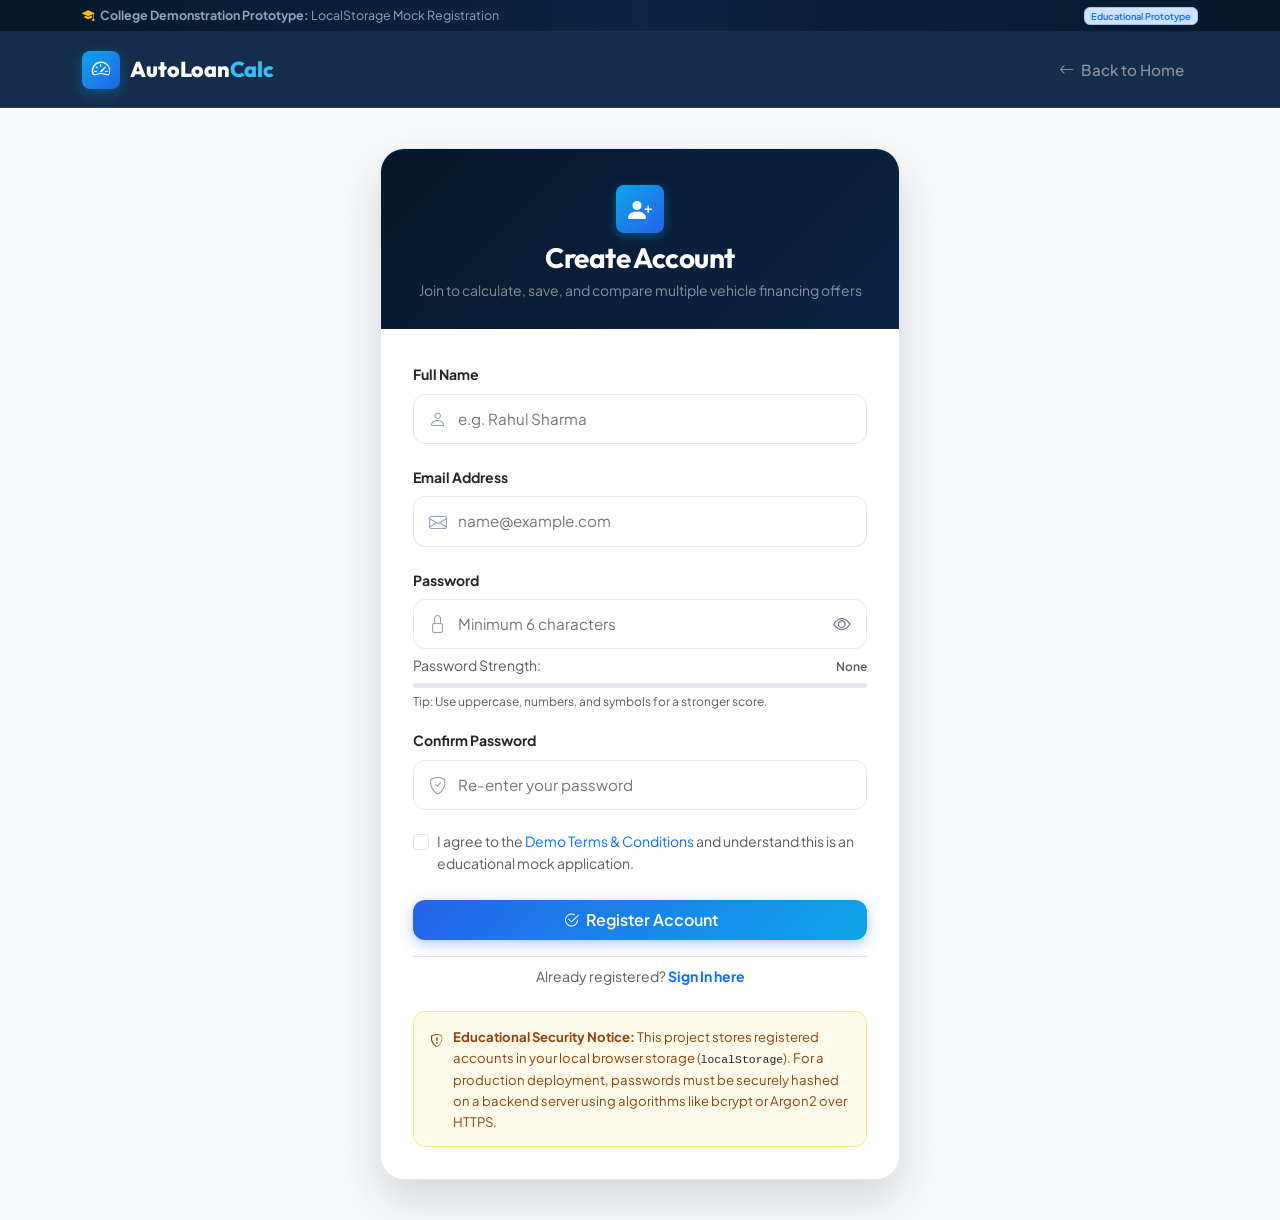
<file: register.htm>
<!DOCTYPE html>
<html lang="en">
<head>
  <meta charset="UTF-8">
  <meta http-equiv="refresh" content="0; url=register.html">
  <title>Redirecting...</title>
  <script>window.location.replace("register.html");</script>
</head>
<body style="font-family: sans-serif; text-align: center; padding-top: 50px;">
  <p>Redirecting to <a href="register.html">register.html</a>...</p>
</body>
</html>
</file>
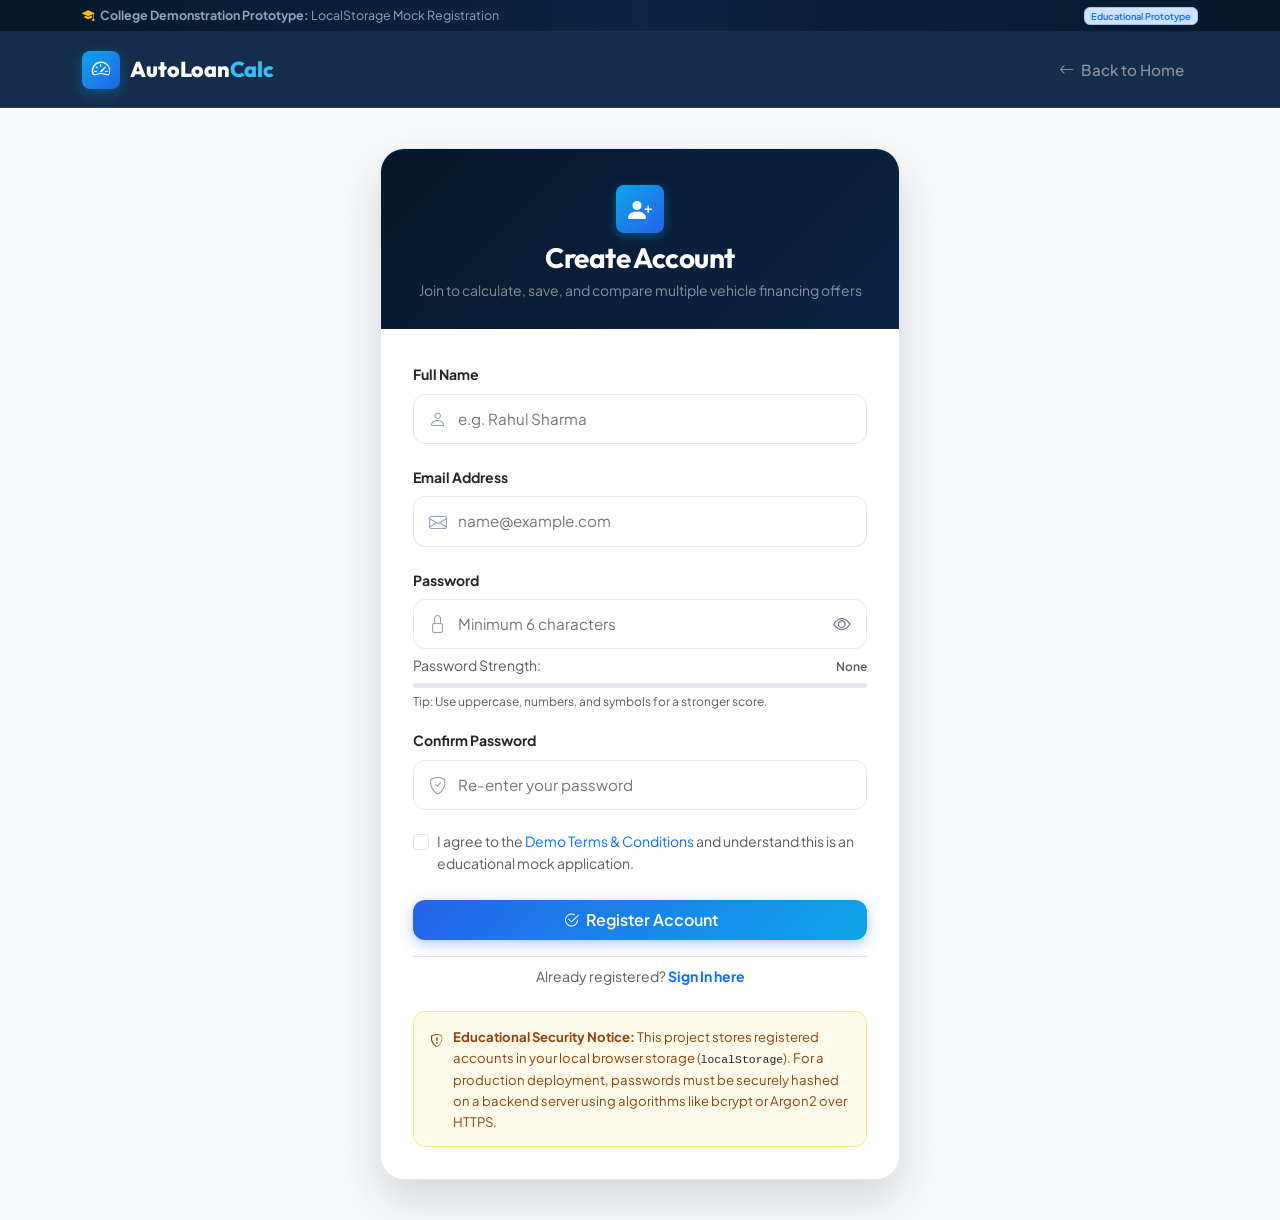
<file: register.html>
<!DOCTYPE html>
<html lang="en">
<head>
  <meta charset="UTF-8">
  <meta name="viewport" content="width=device-width, initial-scale=1.0">
  <title>Register | Vehicle Loan Calculator</title>
  <meta name="description" content="Create a free demo account to save and track your car, bike, and vehicle loan calculations.">

  <!-- Bootstrap 5 CSS -->
  <link href="https://cdn.jsdelivr.net/npm/bootstrap@5.3.3/dist/css/bootstrap.min.css" rel="stylesheet">
  <!-- Bootstrap Icons -->
  <link rel="stylesheet" href="https://cdn.jsdelivr.net/npm/bootstrap-icons@1.11.3/font/bootstrap-icons.min.css">
  <!-- Custom Modern Banking Style -->
  <link rel="stylesheet" href="css/style.css">
</head>
<body class="bg-light">

  <!-- Academic Demo Disclaimer Top Bar -->
  <aside class="academic-notice-banner" aria-label="Academic project notice">
    <div class="container d-flex justify-content-between align-items-center flex-wrap gap-2">
      <div>
        <i class="bi bi-mortarboard-fill me-1 text-warning"></i>
        <strong>College Demonstration Prototype:</strong> LocalStorage Mock Registration
      </div>
      <div>
        <span class="badge bg-primary-subtle text-primary border border-primary-subtle">
          Educational Prototype
        </span>
      </div>
    </div>
  </aside>

  <!-- Navbar -->
  <header>
    <nav class="navbar navbar-expand-lg navbar-custom">
      <div class="container">
        <a class="navbar-brand" href="index.html">
          <div class="brand-icon">
            <i class="bi bi-speedometer2"></i>
          </div>
          <span>AutoLoan<span style="color: var(--accent-blue-400);">Calc</span></span>
        </a>
        <div class="d-flex align-items-center gap-2">
          <a href="index.html" class="nav-link text-white-50"><i class="bi bi-arrow-left me-1"></i> Back to Home</a>
        </div>
      </div>
    </nav>
  </header>

  <main class="auth-wrapper">
    <div class="auth-card" style="max-width: 520px;">
      <div class="auth-header">
        <div class="brand-icon mx-auto mb-2" style="width: 48px; height: 48px; font-size: 1.5rem;">
          <i class="bi bi-person-plus-fill"></i>
        </div>
        <h2 class="h3 fw-bold text-white mb-1">Create Account</h2>
        <p class="text-white-50 small mb-0">Join to calculate, save, and compare multiple vehicle financing offers</p>
      </div>

      <div class="auth-body">
        <!-- Error Alert Box -->
        <div id="registerAlertBox" class="alert alert-danger d-none py-2 px-3 small" role="alert">
          <i class="bi bi-exclamation-triangle-fill me-1"></i>
          <span id="registerAlertMessage">Registration error</span>
        </div>

        <!-- Success Alert Box -->
        <div id="registerSuccessBox" class="alert alert-success d-none py-2 px-3 small" role="alert">
          <i class="bi bi-check-circle-fill me-1"></i>
          <span id="registerSuccessMessage">Registration successful! Redirecting to login...</span>
        </div>

        <form id="registerForm" novalidate>
          <!-- Full Name -->
          <div class="mb-3">
            <label for="regName" class="form-label small fw-bold text-dark">Full Name</label>
            <div class="auth-input-group">
              <i class="bi bi-person auth-input-icon"></i>
              <input type="text" class="auth-input" id="regName" placeholder="e.g. Rahul Sharma" required autocomplete="name">
            </div>
          </div>

          <!-- Email Address -->
          <div class="mb-3">
            <label for="regEmail" class="form-label small fw-bold text-dark">Email Address</label>
            <div class="auth-input-group">
              <i class="bi bi-envelope auth-input-icon"></i>
              <input type="email" class="auth-input" id="regEmail" placeholder="name@example.com" required autocomplete="email">
            </div>
            <div id="emailFormatHint" class="small text-muted mt-1 d-none text-danger">Please enter a valid email format.</div>
          </div>

          <!-- Password with Strength Indicator -->
          <div class="mb-3">
            <label for="regPassword" class="form-label small fw-bold text-dark">Password</label>
            <div class="auth-input-group mb-1">
              <i class="bi bi-lock auth-input-icon"></i>
              <input type="password" class="auth-input" id="regPassword" placeholder="Minimum 6 characters" required autocomplete="new-password">
              <button type="button" class="auth-toggle-pwd" id="toggleRegPwdBtn" aria-label="Toggle password visibility">
                <i class="bi bi-eye" id="toggleRegPwdIcon"></i>
              </button>
            </div>

            <!-- Strength Bar & Status -->
            <div class="d-flex justify-content-between align-items-center mt-1">
              <span class="small text-muted">Password Strength:</span>
              <span id="pwdStrengthLabel" class="pwd-strength-text text-muted">None</span>
            </div>
            <div class="pwd-strength-bar">
              <div id="pwdStrengthFill" class="pwd-strength-fill"></div>
            </div>
            <small class="text-muted d-block mt-1" style="font-size: 0.75rem;">
              Tip: Use uppercase, numbers, and symbols for a stronger score.
            </small>
          </div>

          <!-- Confirm Password -->
          <div class="mb-3">
            <label for="regConfirmPassword" class="form-label small fw-bold text-dark">Confirm Password</label>
            <div class="auth-input-group">
              <i class="bi bi-shield-check auth-input-icon"></i>
              <input type="password" class="auth-input" id="regConfirmPassword" placeholder="Re-enter your password" required autocomplete="new-password">
            </div>
            <div id="passwordMatchHint" class="small mt-1 d-none">
              <!-- Dynamically shows matching status -->
            </div>
          </div>

          <!-- Terms & Conditions Checkbox -->
          <div class="mb-4">
            <div class="form-check">
              <input class="form-check-input" type="checkbox" id="termsCheckbox" required>
              <label class="form-check-label small text-muted" for="termsCheckbox">
                I agree to the <a href="#" class="text-primary text-decoration-none" data-bs-toggle="modal" data-bs-target="#termsModal">Demo Terms &amp; Conditions</a> and understand this is an educational mock application.
              </label>
            </div>
          </div>

          <!-- Submit Button -->
          <button type="submit" class="btn btn-primary-custom w-100 py-2 mb-3" id="registerSubmitBtn">
            <span id="registerBtnText"><i class="bi bi-check2-circle me-1"></i> Register Account</span>
            <span id="registerBtnSpinner" class="spinner-border spinner-border-sm d-none" role="status" aria-hidden="true"></span>
          </button>
        </form>

        <div class="text-center pt-2 border-top">
          <p class="small text-muted mb-0">
            Already registered? 
            <a href="login.html" class="fw-bold text-primary text-decoration-none">Sign In here</a>
          </p>
        </div>

        <!-- Academic Disclaimer Callout -->
        <div class="demo-disclaimer-box">
          <i class="bi bi-shield-exclamation flex-shrink-0 mt-1"></i>
          <div>
            <strong>Educational Security Notice:</strong> This project stores registered accounts in your local browser storage (<code class="text-dark">localStorage</code>). For a production deployment, passwords must be securely hashed on a backend server using algorithms like bcrypt or Argon2 over HTTPS.
          </div>
        </div>
      </div>
    </div>
  </main>

  <!-- Demo Terms & Conditions Modal -->
  <div class="modal fade" id="termsModal" tabindex="-1" aria-labelledby="termsModalLabel" aria-hidden="true">
    <div class="modal-dialog modal-dialog-centered">
      <div class="modal-content border-0 shadow-lg" style="border-radius: var(--radius-lg);">
        <div class="modal-header bg-light">
          <h5 class="modal-title fw-bold text-dark" id="termsModalLabel">
            <i class="bi bi-file-text-fill text-primary me-2"></i> Demonstration Terms of Service
          </h5>
          <button type="button" class="btn-close" data-bs-dismiss="modal" aria-label="Close"></button>
        </div>
        <div class="modal-body p-4 small text-muted">
          <h6 class="fw-bold text-dark">1. Academic Purpose</h6>
          <p>This web application is developed solely for college Web Technology demonstration, laboratory assignments, and viva evaluation.</p>

          <h6 class="fw-bold text-dark">2. Mathematical Estimations</h6>
          <p>Calculations performed by the Vehicle Loan EMI Calculator are mathematical estimates based on reducing balance formulas. Actual bank loans may incorporate processing fees, documentation charges, pre-EMI interest, and local taxes.</p>

          <h6 class="fw-bold text-dark">3. Client-Side Data Storage</h6>
          <p>All user information, passwords, and calculation histories are stored on your local computer's browser storage. No data is transmitted to an external web server or third-party cloud.</p>
        </div>
        <div class="modal-footer bg-light">
          <button type="button" class="btn btn-primary-custom btn-sm" data-bs-dismiss="modal">I Understand</button>
        </div>
      </div>
    </div>
  </div>

  <!-- Bootstrap 5 Bundle JS -->
  <script src="https://cdn.jsdelivr.net/npm/bootstrap@5.3.3/dist/js/bootstrap.bundle.min.js"></script>

  <!-- Modular Scripts -->
  <script src="js/auth.js"></script>
  <script src="js/main.js"></script>

  <script>
    document.addEventListener('DOMContentLoaded', () => {
      // If already logged in, redirect
      redirectIfLoggedIn();

      const form = document.getElementById('registerForm');
      const nameInput = document.getElementById('regName');
      const emailInput = document.getElementById('regEmail');
      const pwdInput = document.getElementById('regPassword');
      const confirmPwdInput = document.getElementById('regConfirmPassword');
      const termsCheck = document.getElementById('termsCheckbox');

      const toggleBtn = document.getElementById('toggleRegPwdBtn');
      const toggleIcon = document.getElementById('toggleRegPwdIcon');

      const strengthFill = document.getElementById('pwdStrengthFill');
      const strengthLabel = document.getElementById('pwdStrengthLabel');
      const matchHint = document.getElementById('passwordMatchHint');

      const alertBox = document.getElementById('registerAlertBox');
      const alertMsg = document.getElementById('registerAlertMessage');
      const successBox = document.getElementById('registerSuccessBox');
      const successMsg = document.getElementById('registerSuccessMessage');
      const submitBtn = document.getElementById('registerSubmitBtn');
      const btnText = document.getElementById('registerBtnText');
      const btnSpinner = document.getElementById('registerBtnSpinner');

      // Toggle Password Visibility
      toggleBtn.addEventListener('click', () => {
        const isPassword = pwdInput.type === 'password';
        pwdInput.type = isPassword ? 'text' : 'password';
        toggleIcon.className = isPassword ? 'bi bi-eye-slash' : 'bi bi-eye';
      });

      // Live Password Strength Meter
      pwdInput.addEventListener('input', () => {
        const val = pwdInput.value;
        const res = checkPasswordStrength(val);

        strengthFill.style.width = res.percent + '%';
        strengthFill.style.backgroundColor = res.color;
        strengthLabel.textContent = res.text;
        strengthLabel.style.color = res.color;

        validatePasswordMatch();
      });

      // Live Password Match Validation
      function validatePasswordMatch() {
        const p1 = pwdInput.value;
        const p2 = confirmPwdInput.value;

        if (!p2) {
          matchHint.classList.add('d-none');
          return;
        }

        matchHint.classList.remove('d-none');
        if (p1 === p2) {
          matchHint.className = 'small mt-1 text-success fw-semibold';
          matchHint.innerHTML = '<i class="bi bi-check-circle-fill me-1"></i> Passwords match!';
        } else {
          matchHint.className = 'small mt-1 text-danger fw-semibold';
          matchHint.innerHTML = '<i class="bi bi-x-circle-fill me-1"></i> Passwords do not match!';
        }
      }

      confirmPwdInput.addEventListener('input', validatePasswordMatch);

      // Form Submission
      form.addEventListener('submit', (e) => {
        e.preventDefault();
        alertBox.classList.add('d-none');
        successBox.classList.add('d-none');

        const name = nameInput.value.trim();
        const email = emailInput.value.trim();
        const password = pwdInput.value;
        const confirmPassword = confirmPwdInput.value;

        // Validations
        if (!name) {
          alertMsg.textContent = 'Please enter your full name.';
          alertBox.classList.remove('d-none');
          nameInput.focus();
          return;
        }

        const emailRegex = /^[^\s@]+@[^\s@]+\.[^\s@]+$/;
        if (!email || !emailRegex.test(email)) {
          alertMsg.textContent = 'Please enter a valid email address (e.g. user@domain.com).';
          alertBox.classList.remove('d-none');
          emailInput.focus();
          return;
        }

        if (password.length < 6) {
          alertMsg.textContent = 'Password must be at least 6 characters long.';
          alertBox.classList.remove('d-none');
          pwdInput.focus();
          return;
        }

        if (password !== confirmPassword) {
          alertMsg.textContent = 'Passwords do not match. Please ensure both fields match.';
          alertBox.classList.remove('d-none');
          confirmPwdInput.focus();
          return;
        }

        if (!termsCheck.checked) {
          alertMsg.textContent = 'Please accept the demonstration terms and conditions.';
          alertBox.classList.remove('d-none');
          termsCheck.focus();
          return;
        }

        // Show loading state
        submitBtn.disabled = true;
        btnText.classList.add('d-none');
        btnSpinner.classList.remove('d-none');

        setTimeout(() => {
          const result = registerUser(name, email, password);

          if (result.success) {
            successMsg.textContent = 'Registration successful! Redirecting to login in 1.5 seconds...';
            successBox.classList.remove('d-none');

            setTimeout(() => {
              window.location.href = 'login.html';
            }, 1500);
          } else {
            submitBtn.disabled = false;
            btnText.classList.remove('d-none');
            btnSpinner.classList.add('d-none');
            alertMsg.textContent = result.message;
            alertBox.classList.remove('d-none');
          }
        }, 500);
      });
    });
  </script>
</body>
</html>
</file>
<file: css/style.css>
/* ==========================================================================
   Vehicle Loan Calculator - Professional Modern Banking Theme
   Palette: Navy Blue (#0b2545, #133b5c), Light Blue (#0ea5e9, #2563eb), 
            Crisp White & Slate Neutrals
   ========================================================================== */

@import url('https://fonts.googleapis.com/css2?family=Plus+Jakarta+Sans:wght@300;400;500;600;700;800&family=Outfit:wght@400;500;600;700;800&display=swap');

:root {
  /* Brand Navy Colors */
  --primary-navy-900: #07172c;
  --primary-navy-800: #0b2545;
  --primary-navy-700: #133b5c;
  --primary-navy-600: #1d4e89;
  
  /* Brand Light & Accent Blues */
  --accent-blue-600: #2563eb;
  --accent-blue-500: #0ea5e9;
  --accent-blue-400: #38bdf8;
  --accent-blue-100: #e0f2fe;
  --accent-blue-50:  #f0f9ff;
  
  /* Secondary / Success / Warnings */
  --color-success: #10b981;
  --color-success-bg: #ecfdf5;
  --color-warning: #f59e0b;
  --color-warning-bg: #fffbeb;
  --color-danger: #ef4444;
  --color-danger-bg: #fef2f2;
  
  /* Neutral Surfaces */
  --bg-page: #f8fafc;
  --bg-card: #ffffff;
  --bg-input: #ffffff;
  --border-color: #e2e8f0;
  --border-focus: #0ea5e9;
  
  /* Typography Colors */
  --text-main: #0f172a;
  --text-muted: #64748b;
  --text-light: #94a3b8;
  --text-white: #ffffff;
  
  /* Shadows & Radius */
  --shadow-sm: 0 1px 3px rgba(11, 37, 69, 0.06);
  --shadow-md: 0 4px 14px rgba(11, 37, 69, 0.08);
  --shadow-lg: 0 10px 30px rgba(11, 37, 69, 0.12);
  --shadow-xl: 0 20px 45px rgba(11, 37, 69, 0.16);
  --radius-sm: 8px;
  --radius-md: 12px;
  --radius-lg: 18px;
  --radius-xl: 24px;
  
  /* Fonts */
  --font-main: 'Plus Jakarta Sans', -apple-system, BlinkMacSystemFont, 'Segoe UI', Roboto, sans-serif;
  --font-heading: 'Outfit', var(--font-main);
  
  /* Transitions */
  --transition-fast: 0.2s cubic-bezier(0.4, 0, 0.2, 1);
  --transition-normal: 0.3s cubic-bezier(0.4, 0, 0.2, 1);
}

/* Base Resets */
*, *::before, *::after {
  box-sizing: border-box;
}

body {
  font-family: var(--font-main);
  background-color: var(--bg-page);
  color: var(--text-main);
  line-height: 1.6;
  min-height: 100vh;
  display: flex;
  flex-direction: column;
  overflow-x: hidden;
}

main {
  flex: 1 0 auto;
}

h1, h2, h3, h4, h5, h6 {
  font-family: var(--font-heading);
  color: var(--primary-navy-800);
  font-weight: 700;
  letter-spacing: -0.02em;
}

/* ==========================================================================
   Header & Navigation
   ========================================================================== */
.navbar-custom {
  background: rgba(11, 37, 69, 0.96);
  backdrop-filter: blur(12px);
  -webkit-backdrop-filter: blur(12px);
  padding: 0.85rem 1.5rem;
  border-bottom: 1px solid rgba(255, 255, 255, 0.08);
  position: sticky;
  top: 0;
  z-index: 1030;
  transition: all var(--transition-normal);
}

.navbar-custom .navbar-brand {
  font-family: var(--font-heading);
  font-weight: 800;
  font-size: 1.35rem;
  color: #ffffff;
  display: flex;
  align-items: center;
  gap: 0.65rem;
  letter-spacing: -0.01em;
}

.brand-icon {
  width: 38px;
  height: 38px;
  background: linear-gradient(135deg, var(--accent-blue-500), var(--accent-blue-600));
  border-radius: var(--radius-sm);
  display: inline-flex;
  align-items: center;
  justify-content: center;
  color: #fff;
  font-size: 1.15rem;
  box-shadow: 0 4px 12px rgba(14, 165, 233, 0.35);
}

.navbar-custom .nav-link {
  color: #cbd5e1;
  font-weight: 500;
  font-size: 0.95rem;
  padding: 0.5rem 0.9rem;
  border-radius: var(--radius-sm);
  transition: all var(--transition-fast);
}

.navbar-custom .nav-link:hover {
  color: #ffffff;
  background-color: rgba(255, 255, 255, 0.08);
}

.navbar-custom .nav-link.active {
  color: #ffffff;
  background-color: rgba(14, 165, 233, 0.2);
  border: 1px solid rgba(14, 165, 233, 0.35);
}

.navbar-user-badge {
  background: rgba(255, 255, 255, 0.1);
  padding: 0.35rem 0.8rem;
  border-radius: 999px;
  border: 1px solid rgba(255, 255, 255, 0.15);
  display: flex;
  align-items: center;
  gap: 0.5rem;
  color: #fff;
  font-weight: 600;
  font-size: 0.9rem;
}

.navbar-user-avatar {
  width: 28px;
  height: 28px;
  border-radius: 50%;
  background: var(--accent-blue-500);
  display: flex;
  align-items: center;
  justify-content: center;
  font-size: 0.8rem;
  font-weight: 700;
}

/* Academic Banner */
.academic-notice-banner {
  background: linear-gradient(90deg, #07172c 0%, #0b2545 50%, #07172c 100%);
  color: #94a3b8;
  font-size: 0.78rem;
  padding: 0.35rem 1rem;
  border-bottom: 1px solid rgba(255, 255, 255, 0.06);
  text-align: center;
}

.academic-notice-banner a, .academic-notice-banner span {
  color: var(--accent-blue-400);
  font-weight: 600;
}

/* ==========================================================================
   Hero Section & Cards
   ========================================================================== */
.hero-section {
  background: radial-gradient(circle at 85% 20%, rgba(14, 165, 233, 0.15) 0%, transparent 45%),
              linear-gradient(135deg, var(--primary-navy-900) 0%, var(--primary-navy-800) 60%, var(--primary-navy-700) 100%);
  color: #ffffff;
  padding: 4.5rem 0 3.5rem;
  position: relative;
  overflow: hidden;
}

.hero-section::after {
  content: '';
  position: absolute;
  bottom: 0;
  left: 0;
  right: 0;
  height: 35px;
  background: linear-gradient(to top, var(--bg-page), transparent);
}

.hero-title {
  color: #ffffff;
  font-size: 2.85rem;
  line-height: 1.15;
  margin-bottom: 1.25rem;
  font-weight: 800;
}

.hero-title span {
  background: linear-gradient(135deg, #38bdf8, #818cf8);
  -webkit-background-clip: text;
  -webkit-text-fill-color: transparent;
}

.hero-subtitle {
  color: #cbd5e1;
  font-size: 1.15rem;
  line-height: 1.6;
  max-width: 600px;
  margin-bottom: 2rem;
}

.hero-badge {
  display: inline-flex;
  align-items: center;
  gap: 0.5rem;
  background: rgba(14, 165, 233, 0.15);
  border: 1px solid rgba(14, 165, 233, 0.3);
  color: var(--accent-blue-400);
  padding: 0.4rem 0.9rem;
  border-radius: 999px;
  font-size: 0.82rem;
  font-weight: 600;
  margin-bottom: 1.25rem;
}

/* Modern Card Styling */
.card-modern {
  background: var(--bg-card);
  border-radius: var(--radius-lg);
  border: 1px solid var(--border-color);
  box-shadow: var(--shadow-sm);
  transition: all var(--transition-normal);
  overflow: hidden;
}

.card-modern:hover {
  box-shadow: var(--shadow-md);
  border-color: #cbd5e1;
}

.card-lift {
  transition: transform var(--transition-normal), box-shadow var(--transition-normal);
}

.card-lift:hover {
  transform: translateY(-5px);
  box-shadow: var(--shadow-lg);
}

/* Feature & Vehicle Cards */
.vehicle-card {
  border-radius: var(--radius-lg);
  border: 2px solid var(--border-color);
  background: #ffffff;
  padding: 1.75rem 1.5rem;
  transition: all var(--transition-normal);
  position: relative;
  height: 100%;
  display: flex;
  flex-direction: column;
}

.vehicle-card:hover, .vehicle-card.selected {
  border-color: var(--accent-blue-500);
  box-shadow: 0 10px 25px rgba(14, 165, 233, 0.12);
  transform: translateY(-4px);
}

.vehicle-icon-wrap {
  width: 60px;
  height: 60px;
  border-radius: var(--radius-md);
  background: var(--accent-blue-50);
  color: var(--accent-blue-600);
  display: flex;
  align-items: center;
  justify-content: center;
  font-size: 1.85rem;
  margin-bottom: 1.25rem;
  transition: all var(--transition-fast);
}

.vehicle-card:hover .vehicle-icon-wrap {
  background: var(--accent-blue-600);
  color: #ffffff;
  transform: scale(1.05);
}

.vehicle-rate-tag {
  display: inline-block;
  background: #f1f5f9;
  color: var(--primary-navy-700);
  font-weight: 700;
  font-size: 0.85rem;
  padding: 0.25rem 0.7rem;
  border-radius: 999px;
  margin-bottom: 0.8rem;
}

/* ==========================================================================
   Calculator Interactive Elements
   ========================================================================== */
.calculator-container {
  background: #ffffff;
  border-radius: var(--radius-xl);
  border: 1px solid var(--border-color);
  box-shadow: var(--shadow-lg);
  overflow: hidden;
}

.calc-section-header {
  border-bottom: 1px solid var(--border-color);
  padding: 1.5rem 2rem;
  background: #fafcff;
}

.calc-body {
  padding: 2rem;
}

/* Custom Sliders */
.range-group {
  margin-bottom: 1.85rem;
}

.range-label-wrap {
  display: flex;
  justify-content: space-between;
  align-items: center;
  margin-bottom: 0.6rem;
}

.range-label {
  font-weight: 600;
  color: var(--primary-navy-800);
  font-size: 0.95rem;
  display: flex;
  align-items: center;
  gap: 0.5rem;
}

.range-val-badge {
  font-weight: 700;
  font-size: 1.15rem;
  color: var(--accent-blue-600);
  font-family: var(--font-heading);
}

.calc-input-wrapper {
  position: relative;
  display: flex;
  align-items: center;
}

.currency-symbol-addon {
  position: absolute;
  left: 1rem;
  font-weight: 700;
  color: var(--text-muted);
  pointer-events: none;
}

.calc-number-input {
  font-family: var(--font-heading);
  font-weight: 700;
  font-size: 1.15rem;
  color: var(--primary-navy-900);
  padding-left: 2.2rem;
  border-radius: var(--radius-md);
  border: 2px solid var(--border-color);
  transition: all var(--transition-fast);
  background: #ffffff;
}

.calc-number-input:focus {
  border-color: var(--accent-blue-500);
  box-shadow: 0 0 0 4px rgba(14, 165, 233, 0.15);
  outline: none;
}

.custom-range-slider {
  -webkit-appearance: none;
  width: 100%;
  height: 8px;
  border-radius: 6px;
  background: #e2e8f0;
  outline: none;
  margin-top: 0.85rem;
  cursor: pointer;
  transition: background 0.15s ease-in-out;
}

.custom-range-slider::-webkit-slider-thumb {
  -webkit-appearance: none;
  appearance: none;
  width: 22px;
  height: 22px;
  border-radius: 50%;
  background: var(--accent-blue-600);
  cursor: pointer;
  box-shadow: 0 2px 6px rgba(37, 99, 235, 0.4);
  border: 3px solid #ffffff;
  transition: transform var(--transition-fast), background var(--transition-fast);
}

.custom-range-slider::-webkit-slider-thumb:hover {
  transform: scale(1.2);
  background: var(--primary-navy-800);
}

.custom-range-slider::-moz-range-thumb {
  width: 22px;
  height: 22px;
  border-radius: 50%;
  background: var(--accent-blue-600);
  cursor: pointer;
  box-shadow: 0 2px 6px rgba(37, 99, 235, 0.4);
  border: 3px solid #ffffff;
}

/* Quick Chip Buttons */
.chips-group {
  display: flex;
  flex-wrap: wrap;
  gap: 0.4rem;
  margin-top: 0.5rem;
}

.quick-chip {
  font-size: 0.78rem;
  font-weight: 600;
  padding: 0.25rem 0.65rem;
  border-radius: 999px;
  border: 1px solid var(--border-color);
  background: #f8fafc;
  color: var(--text-muted);
  cursor: pointer;
  transition: all var(--transition-fast);
}

.quick-chip:hover {
  border-color: var(--accent-blue-500);
  color: var(--accent-blue-600);
  background: var(--accent-blue-50);
}

/* Results Showcase */
.results-card {
  background: linear-gradient(145deg, #0b2545 0%, #133b5c 100%);
  border-radius: var(--radius-xl);
  color: #ffffff;
  padding: 2.25rem;
  box-shadow: var(--shadow-xl);
  height: 100%;
  display: flex;
  flex-direction: column;
  position: relative;
  overflow: hidden;
}

.results-card::before {
  content: '';
  position: absolute;
  top: -50px;
  right: -50px;
  width: 150px;
  height: 150px;
  background: radial-gradient(circle, rgba(14, 165, 233, 0.25), transparent 70%);
  border-radius: 50%;
  pointer-events: none;
}

.emi-highlight-box {
  background: rgba(255, 255, 255, 0.08);
  border: 1px solid rgba(255, 255, 255, 0.15);
  border-radius: var(--radius-lg);
  padding: 1.5rem;
  text-align: center;
  margin-bottom: 1.75rem;
  backdrop-filter: blur(8px);
}

.emi-amount-display {
  font-family: var(--font-heading);
  font-size: 2.75rem;
  font-weight: 800;
  color: #38bdf8;
  line-height: 1.1;
  margin: 0.4rem 0;
  letter-spacing: -0.03em;
}

.breakdown-row {
  display: flex;
  justify-content: space-between;
  align-items: center;
  padding: 0.75rem 0;
  border-bottom: 1px solid rgba(255, 255, 255, 0.08);
  font-size: 0.95rem;
}

.breakdown-row:last-child {
  border-bottom: none;
}

.breakdown-label {
  color: #cbd5e1;
  display: flex;
  align-items: center;
  gap: 0.5rem;
}

.breakdown-val {
  font-family: var(--font-heading);
  font-weight: 700;
  color: #ffffff;
  font-size: 1.05rem;
}

.chart-container-wrap {
  position: relative;
  height: 220px;
  margin: 1.25rem auto;
  max-width: 240px;
}

/* ==========================================================================
   Buttons & UI Elements
   ========================================================================== */
.btn-primary-custom {
  background: linear-gradient(135deg, var(--accent-blue-600) 0%, var(--accent-blue-500) 100%);
  color: #ffffff;
  font-weight: 600;
  padding: 0.75rem 1.6rem;
  border-radius: var(--radius-md);
  border: none;
  box-shadow: 0 4px 14px rgba(37, 99, 235, 0.35);
  transition: all var(--transition-fast);
  display: inline-flex;
  align-items: center;
  justify-content: center;
  gap: 0.5rem;
}

.btn-primary-custom:hover {
  background: linear-gradient(135deg, #1d4ed8 0%, #0284c7 100%);
  color: #ffffff;
  transform: translateY(-2px);
  box-shadow: 0 6px 18px rgba(37, 99, 235, 0.45);
}

.btn-secondary-custom {
  background: #ffffff;
  color: var(--primary-navy-800);
  font-weight: 600;
  padding: 0.75rem 1.4rem;
  border-radius: var(--radius-md);
  border: 1.5px solid var(--border-color);
  transition: all var(--transition-fast);
  display: inline-flex;
  align-items: center;
  justify-content: center;
  gap: 0.5rem;
}

.btn-secondary-custom:hover {
  background: #f1f5f9;
  border-color: #cbd5e1;
  color: var(--primary-navy-900);
}

.btn-outline-light-custom {
  background: transparent;
  color: #ffffff;
  font-weight: 600;
  padding: 0.65rem 1.25rem;
  border-radius: var(--radius-md);
  border: 1.5px solid rgba(255, 255, 255, 0.25);
  transition: all var(--transition-fast);
  display: inline-flex;
  align-items: center;
  gap: 0.5rem;
}

.btn-outline-light-custom:hover {
  background: rgba(255, 255, 255, 0.12);
  border-color: #ffffff;
  color: #ffffff;
}

/* ==========================================================================
   Auth Forms (Login / Register)
   ========================================================================== */
.auth-wrapper {
  min-height: calc(100vh - 130px);
  display: flex;
  align-items: center;
  justify-content: center;
  padding: 2.5rem 1rem;
}

.auth-card {
  background: #ffffff;
  border-radius: var(--radius-xl);
  border: 1px solid var(--border-color);
  box-shadow: var(--shadow-xl);
  overflow: hidden;
  width: 100%;
  max-width: 480px;
}

.auth-header {
  background: linear-gradient(135deg, var(--primary-navy-900) 0%, var(--primary-navy-800) 100%);
  color: #ffffff;
  padding: 2.25rem 2rem 1.75rem;
  text-align: center;
  position: relative;
}

.auth-body {
  padding: 2rem;
}

.auth-input-group {
  position: relative;
  margin-bottom: 1.25rem;
}

.auth-input-icon {
  position: absolute;
  left: 1rem;
  top: 50%;
  transform: translateY(-50%);
  color: var(--text-light);
  font-size: 1.1rem;
}

.auth-input {
  width: 100%;
  padding: 0.75rem 1rem 0.75rem 2.75rem;
  border-radius: var(--radius-md);
  border: 1.5px solid var(--border-color);
  font-size: 0.95rem;
  transition: all var(--transition-fast);
}

.auth-input:focus {
  border-color: var(--accent-blue-500);
  box-shadow: 0 0 0 4px rgba(14, 165, 233, 0.15);
  outline: none;
}

.auth-toggle-pwd {
  position: absolute;
  right: 1rem;
  top: 50%;
  transform: translateY(-50%);
  color: var(--text-muted);
  cursor: pointer;
  background: none;
  border: none;
  padding: 0;
  font-size: 1.1rem;
}

/* Password Strength Indicator */
.pwd-strength-bar {
  height: 5px;
  border-radius: 4px;
  background: #e2e8f0;
  overflow: hidden;
  margin-top: 0.4rem;
}

.pwd-strength-fill {
  height: 100%;
  width: 0%;
  transition: width 0.3s ease, background-color 0.3s ease;
}

.pwd-strength-text {
  font-size: 0.75rem;
  font-weight: 600;
  margin-top: 0.25rem;
}

/* Demo Prototype Disclaimer Box */
.demo-disclaimer-box {
  background: var(--color-warning-bg);
  border: 1px solid #fde68a;
  border-radius: var(--radius-md);
  padding: 0.85rem 1rem;
  font-size: 0.82rem;
  color: #92400e;
  margin-top: 1.5rem;
  display: flex;
  gap: 0.6rem;
  align-items: flex-start;
}

/* ==========================================================================
   Table & History Styling
   ========================================================================== */
.table-custom-wrapper {
  background: #ffffff;
  border-radius: var(--radius-lg);
  border: 1px solid var(--border-color);
  box-shadow: var(--shadow-sm);
  overflow-x: auto;
}

.table-custom {
  width: 100%;
  margin-bottom: 0;
  border-collapse: separate;
  border-spacing: 0;
}

.table-custom th {
  background: #f8fafc;
  color: var(--primary-navy-700);
  font-weight: 700;
  font-size: 0.85rem;
  text-transform: uppercase;
  letter-spacing: 0.04em;
  padding: 1rem 1.25rem;
  border-bottom: 1px solid var(--border-color);
}

.table-custom td {
  padding: 1rem 1.25rem;
  vertical-align: middle;
  border-bottom: 1px solid #f1f5f9;
  font-size: 0.92rem;
}

.table-custom tr:last-child td {
  border-bottom: none;
}

.table-custom tbody tr:hover {
  background-color: #f8fafc;
}

/* Badges */
.badge-vehicle {
  display: inline-flex;
  align-items: center;
  gap: 0.4rem;
  padding: 0.35rem 0.75rem;
  border-radius: 999px;
  font-size: 0.8rem;
  font-weight: 700;
}

.badge-vehicle-car {
  background: #e0f2fe;
  color: #0369a1;
}

.badge-vehicle-bike {
  background: #ecfdf5;
  color: #047857;
}

.badge-vehicle-other {
  background: #fef3c7;
  color: #b45309;
}

/* ==========================================================================
   Footer
   ========================================================================== */
.footer-custom {
  background: var(--primary-navy-900);
  color: #94a3b8;
  padding: 3.5rem 0 1.5rem;
  border-top: 1px solid rgba(255, 255, 255, 0.08);
  font-size: 0.9rem;
  margin-top: auto;
}

.footer-custom h5 {
  color: #ffffff;
  font-size: 1.05rem;
  margin-bottom: 1.25rem;
}

.footer-links {
  list-style: none;
  padding: 0;
  margin: 0;
}

.footer-links li {
  margin-bottom: 0.65rem;
}

.footer-links a {
  color: #94a3b8;
  text-decoration: none;
  transition: color var(--transition-fast);
}

.footer-links a:hover {
  color: #38bdf8;
}

.footer-bottom {
  border-top: 1px solid rgba(255, 255, 255, 0.08);
  padding-top: 1.5rem;
  margin-top: 2.5rem;
  font-size: 0.82rem;
}

/* ==========================================================================
   Toast Notifications
   ========================================================================== */
.toast-container-custom {
  position: fixed;
  bottom: 1.5rem;
  right: 1.5rem;
  z-index: 1080;
  display: flex;
  flex-direction: column;
  gap: 0.6rem;
}

.toast-custom {
  min-width: 300px;
  max-width: 420px;
  padding: 1rem 1.25rem;
  border-radius: var(--radius-md);
  box-shadow: var(--shadow-lg);
  display: flex;
  align-items: center;
  gap: 0.8rem;
  color: #ffffff;
  font-size: 0.92rem;
  animation: slideInUp 0.3s ease-out;
}

.toast-success {
  background: #065f46;
  border-left: 4px solid #10b981;
}

.toast-danger {
  background: #991b1b;
  border-left: 4px solid #ef4444;
}

.toast-info {
  background: #0c4a6e;
  border-left: 4px solid #0ea5e9;
}

@keyframes slideInUp {
  from {
    opacity: 0;
    transform: translateY(20px);
  }
  to {
    opacity: 1;
    transform: translateY(0);
  }
}

/* ==========================================================================
   Print Stylesheet
   ========================================================================== */
@media print {
  .navbar-custom,
  .academic-notice-banner,
  .footer-custom,
  .btn,
  .chips-group,
  .custom-range-slider,
  .toast-container-custom,
  .no-print {
    display: none !important;
  }
  
  body {
    background: #ffffff !important;
    color: #000000 !important;
  }
  
  .card-modern, .calculator-container, .results-card {
    box-shadow: none !important;
    border: 1px solid #cccccc !important;
    color: #000000 !important;
    background: #ffffff !important;
  }
  
  .results-card .emi-amount-display {
    color: #0b2545 !important;
  }
  
  .breakdown-label, .breakdown-val {
    color: #000000 !important;
  }
}
</file>
